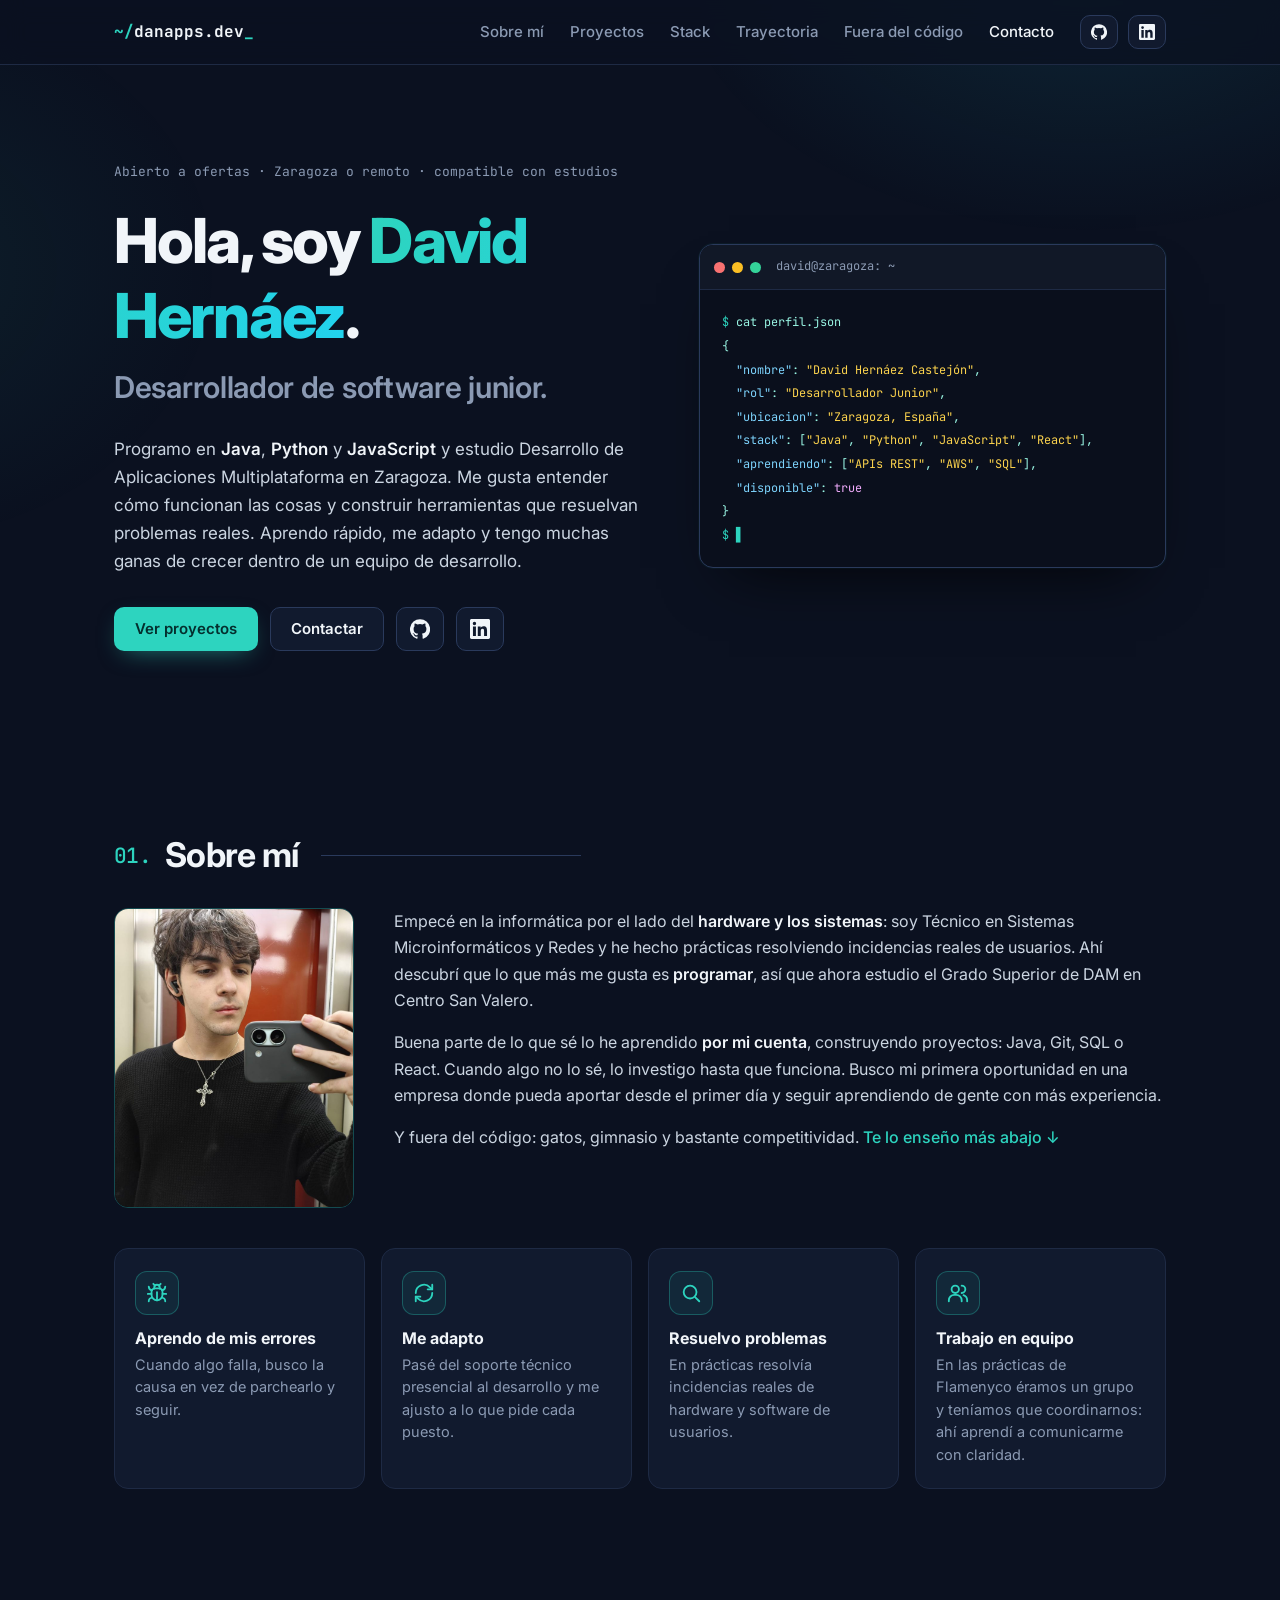
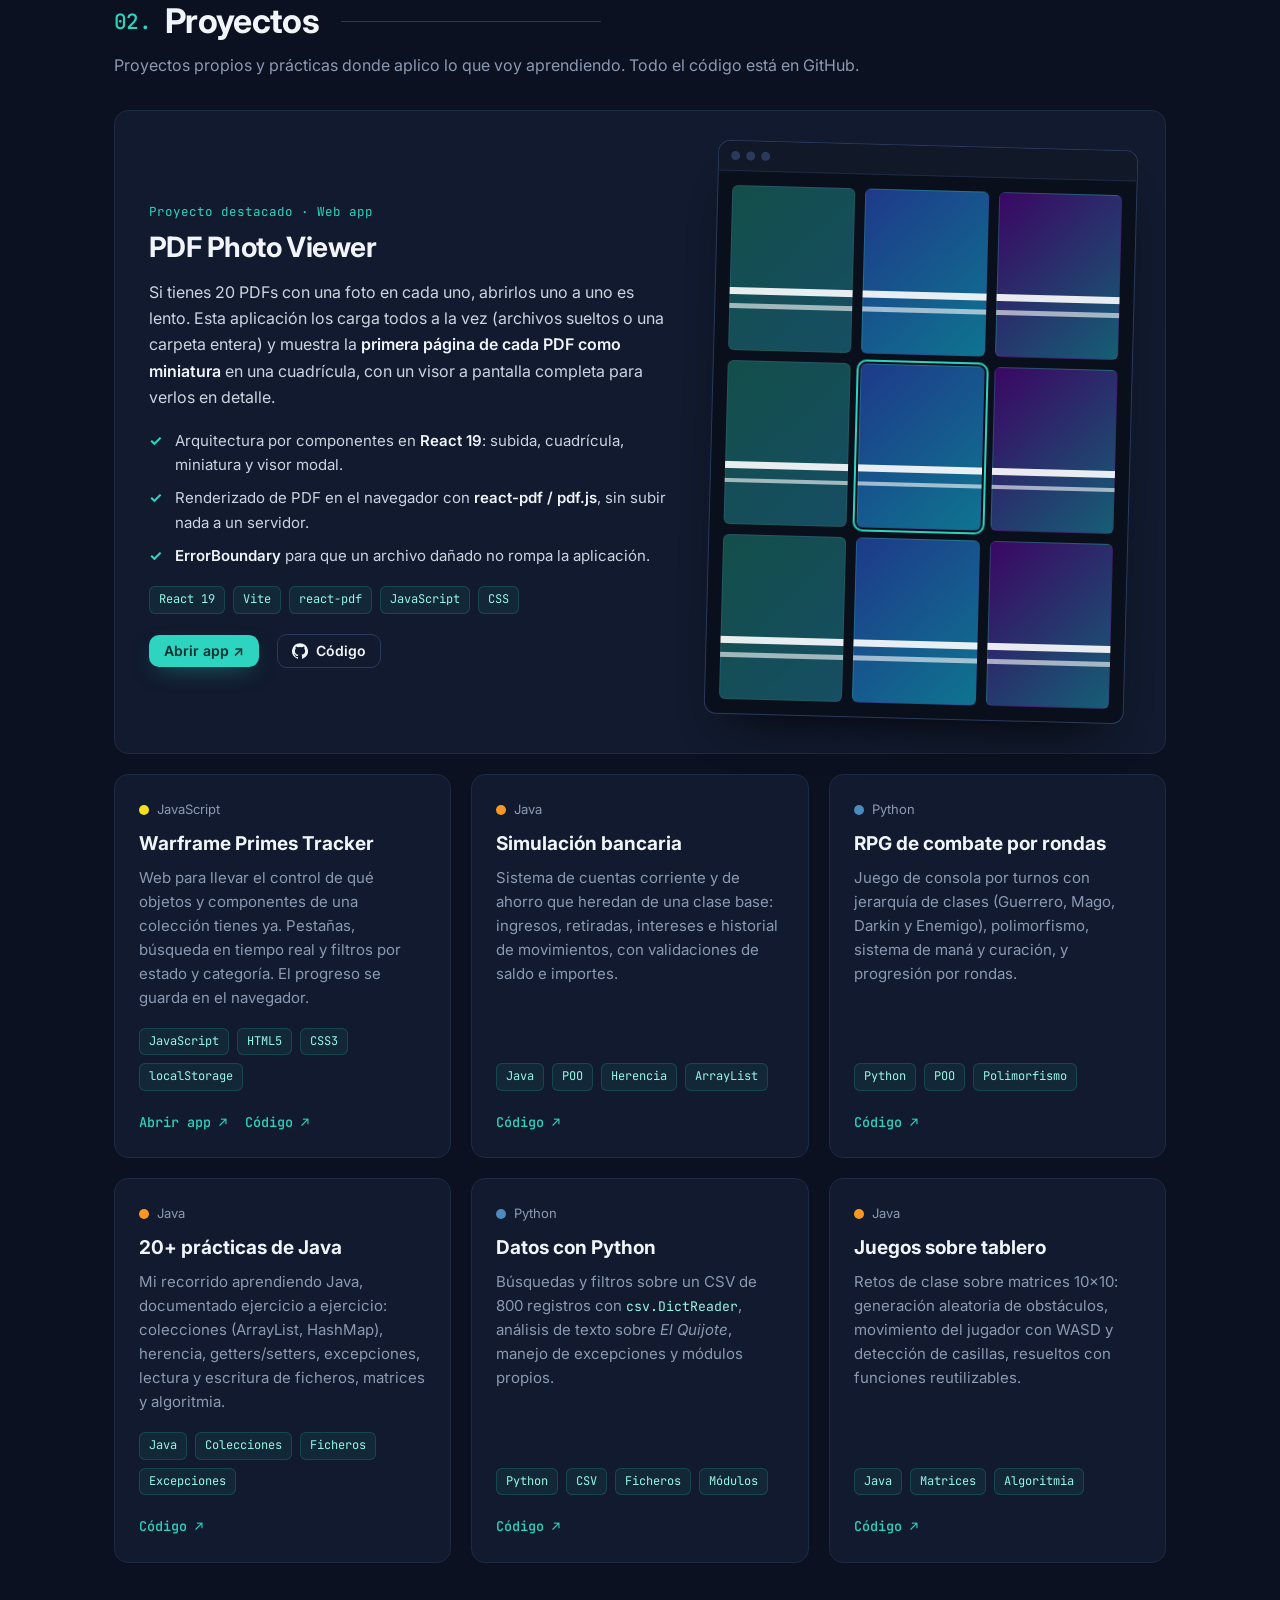
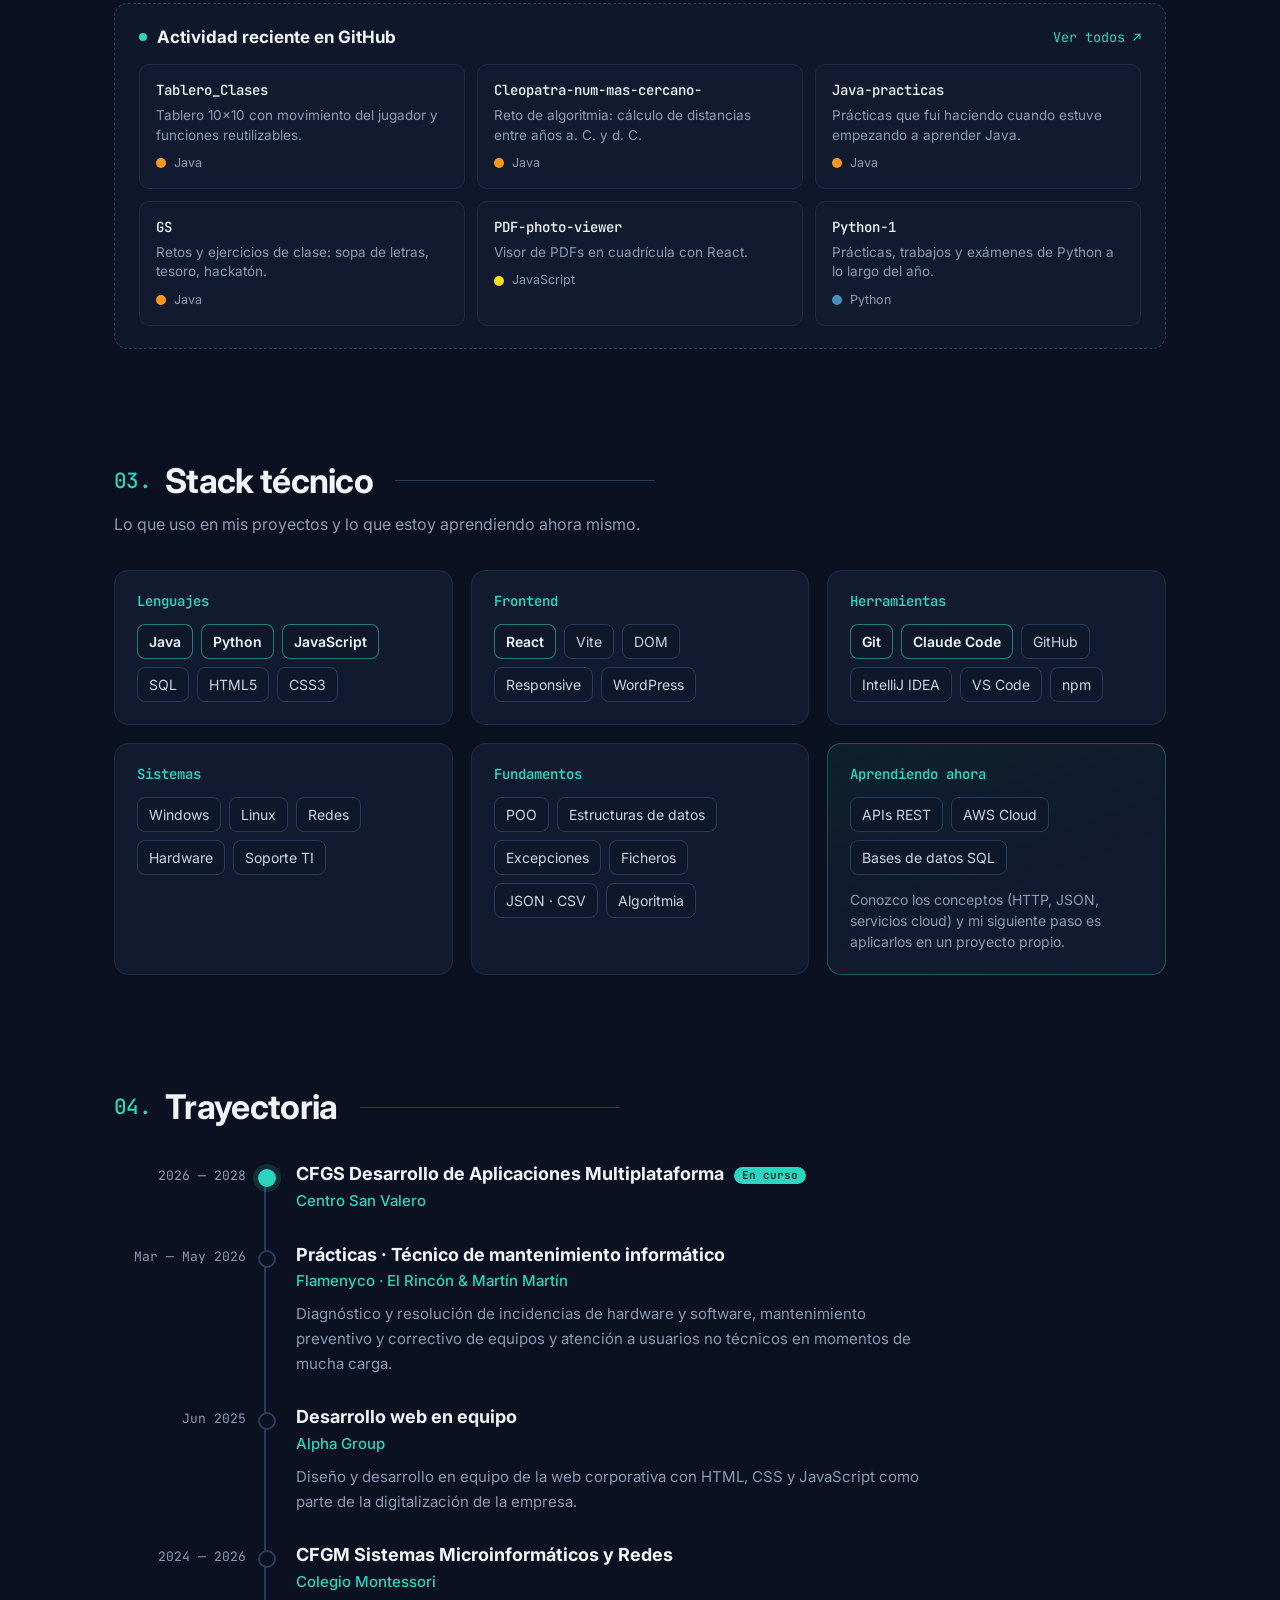
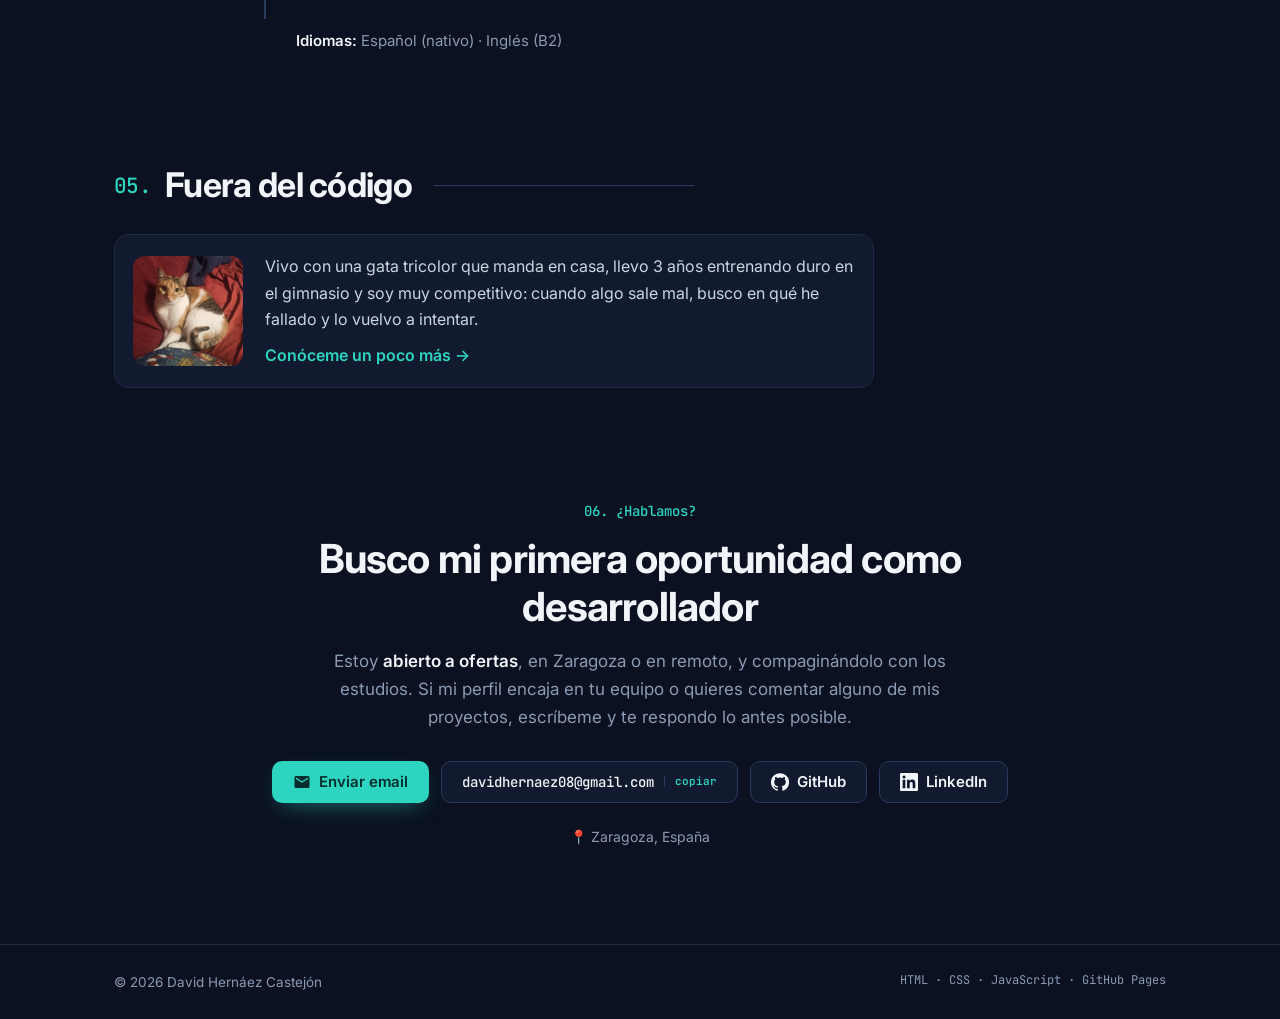
<file: index.html>
<!DOCTYPE html>
<!-- script.js quita "no-js"; si no hay JS el CSS enseña todo sin animaciones -->
<html lang="es" class="no-js">
<head>
  <meta charset="UTF-8">
  <meta name="viewport" content="width=device-width, initial-scale=1.0">
  <title>David Hernáez · Desarrollador de software junior en Zaragoza</title>
  <meta name="description" content="Portfolio de David Hernáez Castejón, desarrollador de software junior en Zaragoza. Java, Python, JavaScript y React. Abierto a ofertas en Zaragoza o en remoto.">
  <meta name="author" content="David Hernáez Castejón">
  <meta name="theme-color" content="#0b1120">
  <link rel="canonical" href="https://danapps.dev/">

  <!-- Lo que se ve al compartir el enlace (LinkedIn, WhatsApp, X...) -->
  <meta property="og:title" content="David Hernáez · Desarrollador de software junior">
  <meta property="og:description" content="Java · Python · JavaScript · React. Proyectos, stack y contacto. Zaragoza o remoto.">
  <meta property="og:type" content="profile">
  <meta property="og:url" content="https://danapps.dev/">
  <meta property="og:site_name" content="danapps.dev">
  <meta property="og:locale" content="es_ES">
  <meta property="og:image" content="https://danapps.dev/img/og-image.png">
  <meta property="og:image:width" content="1200">
  <meta property="og:image:height" content="630">
  <meta property="og:image:alt" content="Portada del portfolio de David Hernáez">
  <meta name="twitter:card" content="summary_large_image">

  <!-- Datos para Google: quién soy y mis perfiles -->
  <script type="application/ld+json">
  {
    "@context": "https://schema.org",
    "@type": "Person",
    "name": "David Hernáez Castejón",
    "url": "https://danapps.dev/",
    "image": "https://danapps.dev/img/david.jpg",
    "jobTitle": "Desarrollador de software junior",
    "address": {
      "@type": "PostalAddress",
      "addressLocality": "Zaragoza",
      "addressCountry": "ES"
    },
    "alumniOf": "Centro San Valero",
    "knowsAbout": ["Java", "Python", "JavaScript", "React", "SQL", "Git"],
    "knowsLanguage": ["es", "en"],
    "sameAs": [
      "https://github.com/DAN12590",
      "https://www.linkedin.com/in/david-hernaez/"
    ]
  }
  </script>

  <link rel="icon" href="favicon.svg" type="image/svg+xml">
  <link rel="preconnect" href="https://fonts.googleapis.com">
  <link rel="preconnect" href="https://fonts.gstatic.com" crossorigin>
  <link href="https://fonts.googleapis.com/css2?family=Inter:wght@400;500;600;700;800&family=JetBrains+Mono:wght@400;500;600&display=swap" rel="stylesheet">
  <!-- El ?v= obliga al navegador a descargar el CSS nuevo en vez de usar el de la caché; hay que cambiarlo al tocar el CSS -->
  <link rel="stylesheet" href="styles.css?v=5">
</head>
<body>
  <!-- Solo aparece al navegar con Tab -->
  <a class="skip-link" href="#main">Saltar al contenido</a>

  <!-- Navegación -->
  <header class="nav" id="top">
    <div class="wrap nav-inner">
      <a href="#top" class="logo" aria-label="Inicio"><span class="accent">~/</span>danapps.dev<span class="caret">_</span></a>

      <!-- Solo se ve en móvil -->
      <button class="menu-btn" type="button" aria-label="Abrir menú" aria-expanded="false" aria-controls="menu">
        <span></span><span></span><span></span>
      </button>

      <nav id="menu" class="menu">
        <a class="menu-link" href="#sobre-mi">Sobre mí</a>
        <a class="menu-link" href="#proyectos">Proyectos</a>
        <a class="menu-link" href="#stack">Stack</a>
        <a class="menu-link" href="#trayectoria">Trayectoria</a>
        <a class="menu-link" href="#fuera-del-codigo">Fuera del código</a>
        <a class="menu-link" href="#contacto">Contacto</a>
        <!-- En escritorio solo se ve el icono; en el menú desplegable también el texto -->
        <a class="btn btn-ghost btn-sm nav-social" href="https://github.com/DAN12590" target="_blank" rel="noopener" aria-label="GitHub" title="GitHub">
          <svg class="icon" viewBox="0 0 24 24" aria-hidden="true"><use href="#icon-github"/></svg><span class="nav-social-label">GitHub</span>
        </a>
        <a class="btn btn-ghost btn-sm nav-social" href="https://www.linkedin.com/in/david-hernaez/" target="_blank" rel="noopener" aria-label="LinkedIn" title="LinkedIn">
          <svg class="icon" viewBox="0 0 24 24" aria-hidden="true"><use href="#icon-linkedin"/></svg><span class="nav-social-label">LinkedIn</span>
        </a>
      </nav>
    </div>
  </header>

  <main id="main">
    <!-- Hero -->
    <section class="hero wrap">
      <div>
        <p class="status">Abierto a ofertas · Zaragoza o remoto · compatible con estudios</p>
        <h1>Hola, soy <span class="gradient-text">David Hernáez</span>.</h1>
        <p class="hero-role">Desarrollador de software junior.</p>
        <p class="hero-bio">
          Programo en <strong>Java</strong>, <strong>Python</strong> y <strong>JavaScript</strong> y estudio
          Desarrollo de Aplicaciones Multiplataforma en Zaragoza. Me gusta entender cómo funcionan las cosas y
          construir herramientas que resuelvan problemas reales. Aprendo rápido, me adapto y tengo muchas ganas
          de crecer dentro de un equipo de desarrollo.
        </p>
        <div class="hero-actions">
          <a class="btn btn-primary" href="#proyectos">Ver proyectos</a>
          <a class="btn btn-ghost" href="#contacto">Contactar</a>
          <!-- Solo icono para que quepan los 4 botones en una fila; el aria-label es lo que lee un lector de pantalla -->
          <a class="btn btn-ghost btn-icon" href="https://github.com/DAN12590" target="_blank" rel="noopener" aria-label="GitHub" title="GitHub">
            <svg class="icon" viewBox="0 0 24 24" aria-hidden="true"><use href="#icon-github"/></svg>
          </a>
          <a class="btn btn-ghost btn-icon" href="https://www.linkedin.com/in/david-hernaez/" target="_blank" rel="noopener" aria-label="LinkedIn" title="LinkedIn">
            <svg class="icon" viewBox="0 0 24 24" aria-hidden="true"><use href="#icon-linkedin"/></svg>
          </a>
        </div>
      </div>

      <!-- Terminal decorativa, los tok-* le dan color al JSON -->
      <div class="terminal" aria-label="Perfil en formato terminal">
        <div class="terminal-bar">
          <span class="terminal-dot red"></span>
          <span class="terminal-dot yellow"></span>
          <span class="terminal-dot green"></span>
          <span class="terminal-title">david@zaragoza: ~</span>
        </div>
        <pre class="terminal-body"><code><span class="tok-prompt">$</span> cat perfil.json
{
  <span class="tok-key">"nombre"</span>: <span class="tok-string">"David Hernáez Castejón"</span>,
  <span class="tok-key">"rol"</span>: <span class="tok-string">"Desarrollador Junior"</span>,
  <span class="tok-key">"ubicacion"</span>: <span class="tok-string">"Zaragoza, España"</span>,
  <span class="tok-key">"stack"</span>: [<span class="tok-string">"Java"</span>, <span class="tok-string">"Python"</span>, <span class="tok-string">"JavaScript"</span>, <span class="tok-string">"React"</span>],
  <span class="tok-key">"aprendiendo"</span>: [<span class="tok-string">"APIs REST"</span>, <span class="tok-string">"AWS"</span>, <span class="tok-string">"SQL"</span>],
  <span class="tok-key">"disponible"</span>: <span class="tok-bool">true</span>
}
<span class="tok-prompt">$</span> <span class="cursor">▋</span></code></pre>
      </div>
    </section>

    <!-- Sobre mí -->
    <section id="sobre-mi" class="section wrap reveal">
      <h2 class="section-title"><span class="section-num">01.</span> Sobre mí</h2>
      <div class="about">
        <div class="about-photo">
          <img src="img/david.jpg" alt="Foto de David Hernáez, desarrollador de software junior" width="800" height="1000">
        </div>
        <div class="about-text">
          <p>
            Empecé en la informática por el lado del <strong>hardware y los sistemas</strong>: soy Técnico en
            Sistemas Microinformáticos y Redes y he hecho prácticas resolviendo incidencias reales de usuarios.
            Ahí descubrí que lo que más me gusta es <strong>programar</strong>, así que ahora estudio el Grado
            Superior de DAM en Centro San Valero.
          </p>
          <p>
            Buena parte de lo que sé lo he aprendido <strong>por mi cuenta</strong>, construyendo proyectos:
            Java, Git, SQL o React. Cuando algo no lo sé, lo investigo hasta que funciona. Busco mi primera
            oportunidad en una empresa donde pueda aportar desde el primer día y seguir aprendiendo de gente
            con más experiencia.
          </p>
          <p class="about-more">
            Y fuera del código: gatos, gimnasio y bastante competitividad. <a href="#fuera-del-codigo">Te lo enseño más abajo ↓</a>
          </p>
        </div>
      </div>

      <!-- Soft skills, cada una con un ejemplo real en vez de solo el adjetivo -->
      <ul class="skills">
        <li class="skill">
          <span class="skill-icon" aria-hidden="true"><svg class="icon" viewBox="0 0 24 24"><use href="#icon-bug"/></svg></span>
          <h3 class="skill-title">Aprendo de mis errores</h3>
          <p class="skill-text">Cuando algo falla, busco la causa en vez de parchearlo y seguir.</p>
        </li>
        <li class="skill">
          <span class="skill-icon" aria-hidden="true"><svg class="icon" viewBox="0 0 24 24"><use href="#icon-refresh"/></svg></span>
          <h3 class="skill-title">Me adapto</h3>
          <p class="skill-text">Pasé del soporte técnico presencial al desarrollo y me ajusto a lo que pide cada puesto.</p>
        </li>
        <li class="skill">
          <span class="skill-icon" aria-hidden="true"><svg class="icon" viewBox="0 0 24 24"><use href="#icon-search"/></svg></span>
          <h3 class="skill-title">Resuelvo problemas</h3>
          <p class="skill-text">En prácticas resolvía incidencias reales de hardware y software de usuarios.</p>
        </li>
        <li class="skill">
          <span class="skill-icon" aria-hidden="true"><svg class="icon" viewBox="0 0 24 24"><use href="#icon-users"/></svg></span>
          <h3 class="skill-title">Trabajo en equipo</h3>
          <p class="skill-text">En las prácticas de Flamenyco éramos un grupo y teníamos que coordinarnos: ahí aprendí a comunicarme con claridad.</p>
        </li>
      </ul>
    </section>

    <!-- Proyectos -->
    <section id="proyectos" class="section wrap reveal">
      <h2 class="section-title"><span class="section-num">02.</span> Proyectos</h2>
      <p class="section-subtitle">Proyectos propios y prácticas donde aplico lo que voy aprendiendo. Todo el código está en GitHub.</p>

      <article class="project featured">
        <div>
          <span class="kicker">Proyecto destacado · Web app</span>
          <h3>PDF Photo Viewer</h3>
          <p>
            Si tienes 20 PDFs con una foto en cada uno, abrirlos uno a uno es lento. Esta aplicación los carga
            todos a la vez (archivos sueltos o una carpeta entera) y muestra la <strong>primera página de cada
            PDF como miniatura</strong> en una cuadrícula, con un visor a pantalla completa para verlos en detalle.
          </p>
          <ul class="checks">
            <li>Arquitectura por componentes en <strong>React 19</strong>: subida, cuadrícula, miniatura y visor modal.</li>
            <li>Renderizado de PDF en el navegador con <strong>react-pdf / pdf.js</strong>, sin subir nada a un servidor.</li>
            <li><strong>ErrorBoundary</strong> para que un archivo dañado no rompa la aplicación.</li>
          </ul>
          <div class="tags"><span>React 19</span><span>Vite</span><span>react-pdf</span><span>JavaScript</span><span>CSS</span></div>
          <div class="links">
            <a class="btn btn-primary btn-sm" href="https://pdf-viewer.danapps.dev/" target="_blank" rel="noopener">Abrir app ↗</a>
            <a class="btn btn-ghost btn-sm" href="https://github.com/DAN12590/PDF-photo-viewer" target="_blank" rel="noopener">
              <svg class="icon" viewBox="0 0 24 24" aria-hidden="true"><use href="#icon-github"/></svg>Código
            </a>
          </div>
        </div>

        <!-- Maqueta hecha solo con CSS -->
        <div class="featured-visual" aria-hidden="true">
          <div class="mock-window">
            <div class="mock-bar"><span></span><span></span><span></span></div>
            <div class="mock-grid">
              <span></span><span></span><span></span>
              <span></span><span></span><span></span>
              <span></span><span></span><span></span>
            </div>
          </div>
        </div>
      </article>

      <div class="project-grid">
        <article class="project card">
          <div class="card-top"><span class="lang-dot js"></span>JavaScript</div>
          <h3>Warframe Primes Tracker</h3>
          <p>Web para llevar el control de qué objetos y componentes de una colección tienes ya. Pestañas, búsqueda en tiempo real y filtros por estado y categoría. El progreso se guarda en el navegador.</p>
          <div class="tags"><span>JavaScript</span><span>HTML5</span><span>CSS3</span><span>localStorage</span></div>
          <div class="links">
            <a href="https://warframe-checker.danapps.dev/" target="_blank" rel="noopener">Abrir app ↗</a>
            <a href="https://github.com/DAN12590/Warframe-Primes-checker" target="_blank" rel="noopener">Código ↗</a>
          </div>
        </article>

        <article class="project card">
          <div class="card-top"><span class="lang-dot java"></span>Java</div>
          <h3>Simulación bancaria</h3>
          <p>Sistema de cuentas corriente y de ahorro que heredan de una clase base: ingresos, retiradas, intereses e historial de movimientos, con validaciones de saldo e importes.</p>
          <div class="tags"><span>Java</span><span>POO</span><span>Herencia</span><span>ArrayList</span></div>
          <div class="links">
            <a href="https://github.com/DAN12590/Java-practicas/tree/main/src/ProyectoBanco" target="_blank" rel="noopener">Código ↗</a>
          </div>
        </article>

        <article class="project card">
          <div class="card-top"><span class="lang-dot py"></span>Python</div>
          <h3>RPG de combate por rondas</h3>
          <p>Juego de consola por turnos con jerarquía de clases (Guerrero, Mago, Darkin y Enemigo), polimorfismo, sistema de maná y curación, y progresión por rondas.</p>
          <div class="tags"><span>Python</span><span>POO</span><span>Polimorfismo</span></div>
          <div class="links">
            <a href="https://github.com/DAN12590/Python-1/tree/main/Taller2" target="_blank" rel="noopener">Código ↗</a>
          </div>
        </article>

        <article class="project card">
          <div class="card-top"><span class="lang-dot java"></span>Java</div>
          <h3>20+ prácticas de Java</h3>
          <p>Mi recorrido aprendiendo Java, documentado ejercicio a ejercicio: colecciones (ArrayList, HashMap), herencia, getters/setters, excepciones, lectura y escritura de ficheros, matrices y algoritmia.</p>
          <div class="tags"><span>Java</span><span>Colecciones</span><span>Ficheros</span><span>Excepciones</span></div>
          <div class="links">
            <a href="https://github.com/DAN12590/Java-practicas" target="_blank" rel="noopener">Código ↗</a>
          </div>
        </article>

        <article class="project card">
          <div class="card-top"><span class="lang-dot py"></span>Python</div>
          <h3>Datos con Python</h3>
          <p>Búsquedas y filtros sobre un CSV de 800 registros con <code>csv.DictReader</code>, análisis de texto sobre <em>El Quijote</em>, manejo de excepciones y módulos propios.</p>
          <div class="tags"><span>Python</span><span>CSV</span><span>Ficheros</span><span>Módulos</span></div>
          <div class="links">
            <a href="https://github.com/DAN12590/Python-1" target="_blank" rel="noopener">Código ↗</a>
          </div>
        </article>

        <article class="project card">
          <div class="card-top"><span class="lang-dot java"></span>Java</div>
          <h3>Juegos sobre tablero</h3>
          <p>Retos de clase sobre matrices 10×10: generación aleatoria de obstáculos, movimiento del jugador con WASD y detección de casillas, resueltos con funciones reutilizables.</p>
          <div class="tags"><span>Java</span><span>Matrices</span><span>Algoritmia</span></div>
          <div class="links">
            <a href="https://github.com/DAN12590/java-mision-03-rescate-David-Hernaez" target="_blank" rel="noopener">Código ↗</a>
          </div>
        </article>
      </div>

      <!-- Se rellena desde script.js con la API de GitHub, los skeleton son de carga -->
      <div class="github-activity">
        <div class="github-activity-head">
          <h3><span class="pulse-dot"></span>Actividad reciente en GitHub</h3>
          <a href="https://github.com/DAN12590?tab=repositories" target="_blank" rel="noopener">Ver todos ↗</a>
        </div>
        <ul id="repo-list" class="repo-list" aria-live="polite">
          <li class="skeleton"></li><li class="skeleton"></li><li class="skeleton"></li>
        </ul>
      </div>
    </section>

    <!-- Stack -->
    <section id="stack" class="section wrap reveal">
      <h2 class="section-title"><span class="section-num">03.</span> Stack técnico</h2>
      <p class="section-subtitle">Lo que uso en mis proyectos y lo que estoy aprendiendo ahora mismo.</p>
      <div class="stack-grid">
        <div class="stack-card">
          <h3>Lenguajes</h3>
          <div class="chips"><span class="is-main">Java</span><span class="is-main">Python</span><span class="is-main">JavaScript</span><span>SQL</span><span>HTML5</span><span>CSS3</span></div>
        </div>
        <div class="stack-card">
          <h3>Frontend</h3>
          <div class="chips"><span class="is-main">React</span><span>Vite</span><span>DOM</span><span>Responsive</span><span>WordPress</span></div>
        </div>
        <div class="stack-card">
          <h3>Herramientas</h3>
          <div class="chips"><span class="is-main">Git</span><span class="is-main">Claude Code</span><span>GitHub</span><span>IntelliJ IDEA</span><span>VS Code</span><span>npm</span></div>
        </div>
        <div class="stack-card">
          <h3>Sistemas</h3>
          <div class="chips"><span>Windows</span><span>Linux</span><span>Redes</span><span>Hardware</span><span>Soporte TI</span></div>
        </div>
        <div class="stack-card">
          <h3>Fundamentos</h3>
          <div class="chips"><span>POO</span><span>Estructuras de datos</span><span>Excepciones</span><span>Ficheros</span><span>JSON · CSV</span><span>Algoritmia</span></div>
        </div>
        <div class="stack-card learning">
          <h3>Aprendiendo ahora</h3>
          <div class="chips"><span>APIs REST</span><span>AWS Cloud</span><span>Bases de datos SQL</span></div>
          <p class="learning-note">Conozco los conceptos (HTTP, JSON, servicios cloud) y mi siguiente paso es aplicarlos en un proyecto propio.</p>
        </div>
      </div>
    </section>

    <!-- Trayectoria -->
    <section id="trayectoria" class="section wrap reveal">
      <h2 class="section-title"><span class="section-num">04.</span> Trayectoria</h2>
      <ol class="timeline">
        <li class="is-current">
          <span class="timeline-date">2026 — 2028</span>
          <div>
            <h3>CFGS Desarrollo de Aplicaciones Multiplataforma <span class="pill">En curso</span></h3>
            <p class="timeline-org">Centro San Valero</p>
          </div>
        </li>
        <li>
          <span class="timeline-date">Mar — May 2026</span>
          <div>
            <h3>Prácticas · Técnico de mantenimiento informático</h3>
            <p class="timeline-org">Flamenyco · El Rincón &amp; Martín Martín</p>
            <p class="timeline-desc">Diagnóstico y resolución de incidencias de hardware y software, mantenimiento preventivo y correctivo de equipos y atención a usuarios no técnicos en momentos de mucha carga.</p>
          </div>
        </li>
        <li>
          <span class="timeline-date">Jun 2025</span>
          <div>
            <h3>Desarrollo web en equipo</h3>
            <p class="timeline-org">Alpha Group</p>
            <p class="timeline-desc">Diseño y desarrollo en equipo de la web corporativa con HTML, CSS y JavaScript como parte de la digitalización de la empresa.</p>
          </div>
        </li>
        <li>
          <span class="timeline-date">2024 — 2026</span>
          <div>
            <h3>CFGM Sistemas Microinformáticos y Redes</h3>
            <p class="timeline-org">Colegio Montessori</p>
          </div>
        </li>
      </ol>
      <p class="languages"><strong>Idiomas:</strong> Español (nativo) · Inglés (B2)</p>
    </section>

    <!-- Fuera del código -->
    <section id="fuera-del-codigo" class="section wrap reveal">
      <h2 class="section-title"><span class="section-num">05.</span> Fuera del código</h2>
      <a class="teaser" href="fuera-del-codigo.html">
        <img src="img/gata.webp" alt="Mi gata tricolor en el sofá" width="600" height="800" loading="lazy">
        <div>
          <p>
            Vivo con una gata tricolor que manda en casa, llevo 3 años entrenando duro en el gimnasio y soy
            muy competitivo: cuando algo sale mal, busco en qué he fallado y lo vuelvo a intentar.
          </p>
          <span class="teaser-link">Conóceme un poco más →</span>
        </div>
      </a>
    </section>

    <!-- Contacto -->
    <section id="contacto" class="section wrap contact reveal">
      <p class="section-num">06. ¿Hablamos?</p>
      <h2>Busco mi primera oportunidad como desarrollador</h2>
      <p class="contact-text">
        Estoy <strong>abierto a ofertas</strong>, en Zaragoza o en remoto, y compaginándolo con los estudios. Si mi perfil encaja en tu equipo o
        quieres comentar alguno de mis proyectos, escríbeme y te respondo lo antes posible.
      </p>
      <div class="contact-actions">
        <a class="btn btn-primary" href="mailto:davidhernaez08@gmail.com">
          <svg class="icon" viewBox="0 0 24 24" aria-hidden="true"><use href="#icon-mail"/></svg>Enviar email
        </a>
        <button class="btn btn-ghost copy-email" id="copy-email" type="button" data-email="davidhernaez08@gmail.com">
          <span class="copy-email-address">davidhernaez08@gmail.com</span>
          <small class="copy-email-hint">copiar</small>
        </button>
        <a class="btn btn-ghost" href="https://github.com/DAN12590" target="_blank" rel="noopener">
          <svg class="icon" viewBox="0 0 24 24" aria-hidden="true"><use href="#icon-github"/></svg>GitHub
        </a>
        <a class="btn btn-ghost" href="https://www.linkedin.com/in/david-hernaez/" target="_blank" rel="noopener">
          <svg class="icon" viewBox="0 0 24 24" aria-hidden="true"><use href="#icon-linkedin"/></svg>LinkedIn
        </a>
      </div>
      <p class="contact-location">📍 Zaragoza, España</p>
    </section>
  </main>

  <footer class="footer">
    <div class="wrap">
      <span>© <span id="year">2026</span> David Hernáez Castejón</span>
      <span class="mono">HTML · CSS · JavaScript · GitHub Pages</span>
    </div>
  </footer>

  <!-- Iconos, se reutilizan con <use href="#icon-..."> -->
  <svg class="svg-sprite" aria-hidden="true">
    <symbol id="icon-github" viewBox="0 0 24 24"><path fill="currentColor" d="M12 .3a12 12 0 0 0-3.8 23.4c.6.1.8-.3.8-.6v-2c-3.3.7-4-1.6-4-1.6-.6-1.4-1.4-1.8-1.4-1.8-1-.7.1-.7.1-.7 1.2.1 1.8 1.2 1.8 1.2 1 1.8 2.8 1.3 3.5 1 .1-.8.4-1.3.8-1.6-2.7-.3-5.5-1.3-5.5-6 0-1.2.5-2.3 1.3-3.1-.2-.4-.6-1.6.1-3.2 0 0 1-.3 3.3 1.2a11.5 11.5 0 0 1 6 0c2.3-1.5 3.3-1.2 3.3-1.2.6 1.6.2 2.8.1 3.2.8.8 1.3 1.9 1.3 3.2 0 4.6-2.8 5.6-5.5 5.9.5.4.9 1.1.9 2.2v3.3c0 .3.1.7.8.6A12 12 0 0 0 12 .3"/></symbol>
    <symbol id="icon-linkedin" viewBox="0 0 24 24"><path fill="currentColor" d="M20.45 20.45h-3.55v-5.57c0-1.33-.03-3.04-1.85-3.04-1.86 0-2.14 1.45-2.14 2.94v5.67H9.35V9h3.41v1.56h.05c.48-.9 1.64-1.85 3.37-1.85 3.6 0 4.27 2.37 4.27 5.46v6.28zM5.34 7.43a2.06 2.06 0 1 1 0-4.12 2.06 2.06 0 0 1 0 4.12zM7.12 20.45H3.56V9h3.56v11.45zM22.22 0H1.77C.79 0 0 .77 0 1.73v20.54C0 23.23.79 24 1.77 24h20.45c.98 0 1.78-.77 1.78-1.73V1.73C24 .77 23.2 0 22.22 0z"/></symbol>
    <symbol id="icon-mail" viewBox="0 0 24 24"><path fill="currentColor" d="M20 4H4a2 2 0 0 0-2 2v12a2 2 0 0 0 2 2h16a2 2 0 0 0 2-2V6a2 2 0 0 0-2-2zm0 4-8 5-8-5V6l8 5 8-5z"/></symbol>
    <!-- Iconos de línea para las soft skills -->
    <symbol id="icon-bug" viewBox="0 0 24 24"><g fill="none" stroke="currentColor" stroke-width="2" stroke-linecap="round" stroke-linejoin="round"><path d="m8 2 1.9 1.9"/><path d="M14.1 3.9 16 2"/><path d="M9 7.1V6a3 3 0 1 1 6 0v1.1"/><path d="M12 20c-3.3 0-6-2.7-6-6v-3a4 4 0 0 1 4-4h4a4 4 0 0 1 4 4v3c0 3.3-2.7 6-6 6z"/><path d="M12 20v-9"/><path d="M6 13H2"/><path d="M22 13h-4"/><path d="M3 21c0-2.1 1.7-3.9 3.8-4"/><path d="M21 21c0-2.1-1.7-3.9-3.8-4"/><path d="M3 5c0 2.1 1.6 3.8 3.6 4"/><path d="M21 5c0 2.1-1.6 3.8-3.6 4"/></g></symbol>
    <symbol id="icon-refresh" viewBox="0 0 24 24"><g fill="none" stroke="currentColor" stroke-width="2" stroke-linecap="round" stroke-linejoin="round"><path d="M3 12a9 9 0 0 1 15.5-6.2L21 8"/><path d="M21 3v5h-5"/><path d="M21 12a9 9 0 0 1-15.5 6.2L3 16"/><path d="M3 21v-5h5"/></g></symbol>
    <symbol id="icon-search" viewBox="0 0 24 24"><g fill="none" stroke="currentColor" stroke-width="2" stroke-linecap="round" stroke-linejoin="round"><circle cx="11" cy="11" r="7"/><path d="m21 21-4.3-4.3"/></g></symbol>
    <symbol id="icon-users" viewBox="0 0 24 24"><g fill="none" stroke="currentColor" stroke-width="2" stroke-linecap="round" stroke-linejoin="round"><circle cx="9" cy="8" r="4"/><path d="M2 21v-1a6 6 0 0 1 6-6h2a6 6 0 0 1 6 6v1"/><path d="M16 4a4 4 0 0 1 0 8"/><path d="M22 21v-1a6 6 0 0 0-4-5.6"/></g></symbol>
  </svg>

  <script src="script.js?v=2" defer></script>
</body>
</html>
</file>
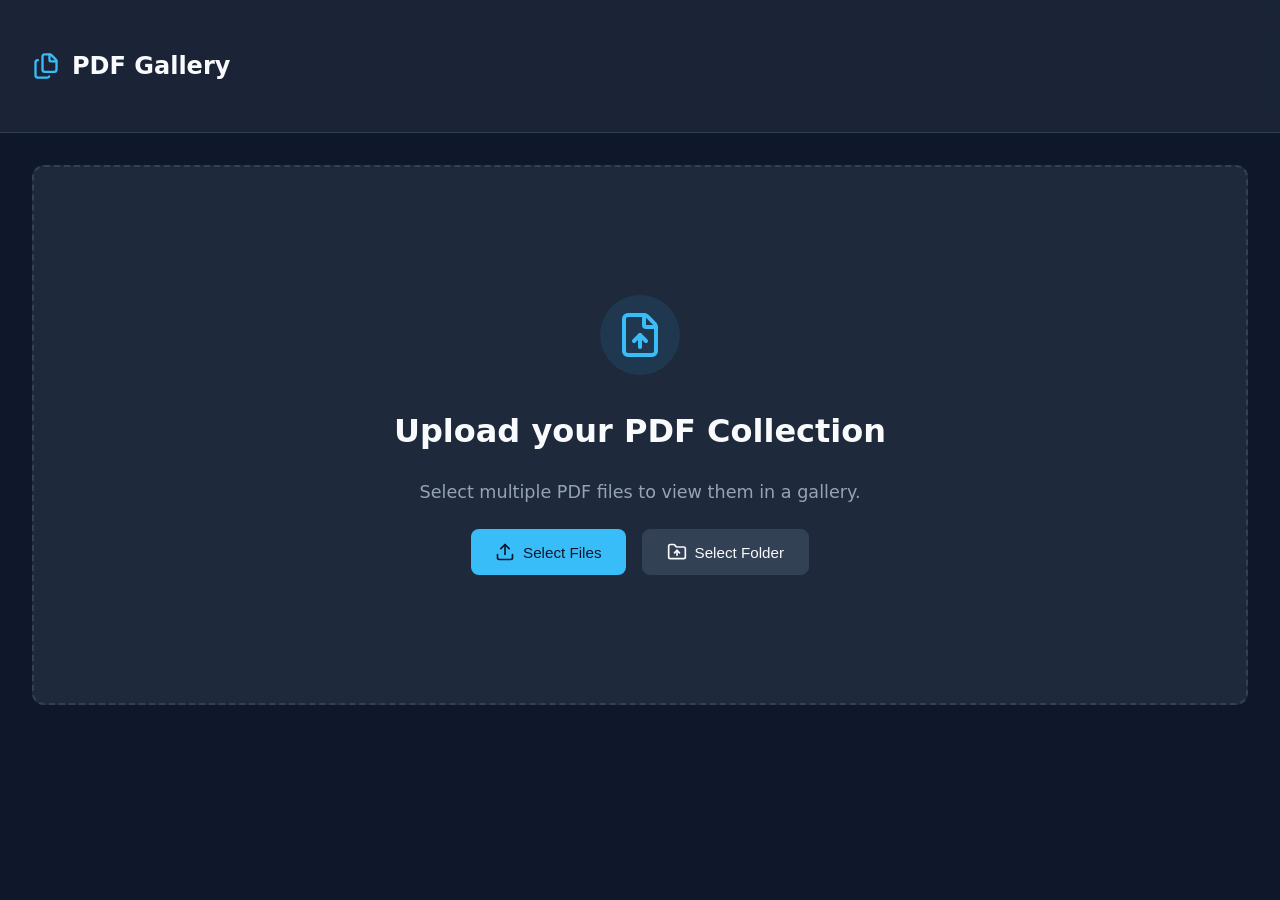
<file: portfolio/demos/pdf-viewer/index.html>
<!doctype html>
<html lang="en">
  <head>
    <meta charset="UTF-8" />
    <link rel="icon" type="image/svg+xml" href="./vite.svg" />
    <meta name="viewport" content="width=device-width, initial-scale=1.0" />
    <title>pdf-gallery-viewer</title>
    <script type="module" crossorigin src="./assets/index-EC53UInT.js"></script>
    <link rel="stylesheet" crossorigin href="./assets/index-BKnEMPkf.css">
  </head>
  <body>
    <div id="root"></div>
  </body>
</html>
</file>
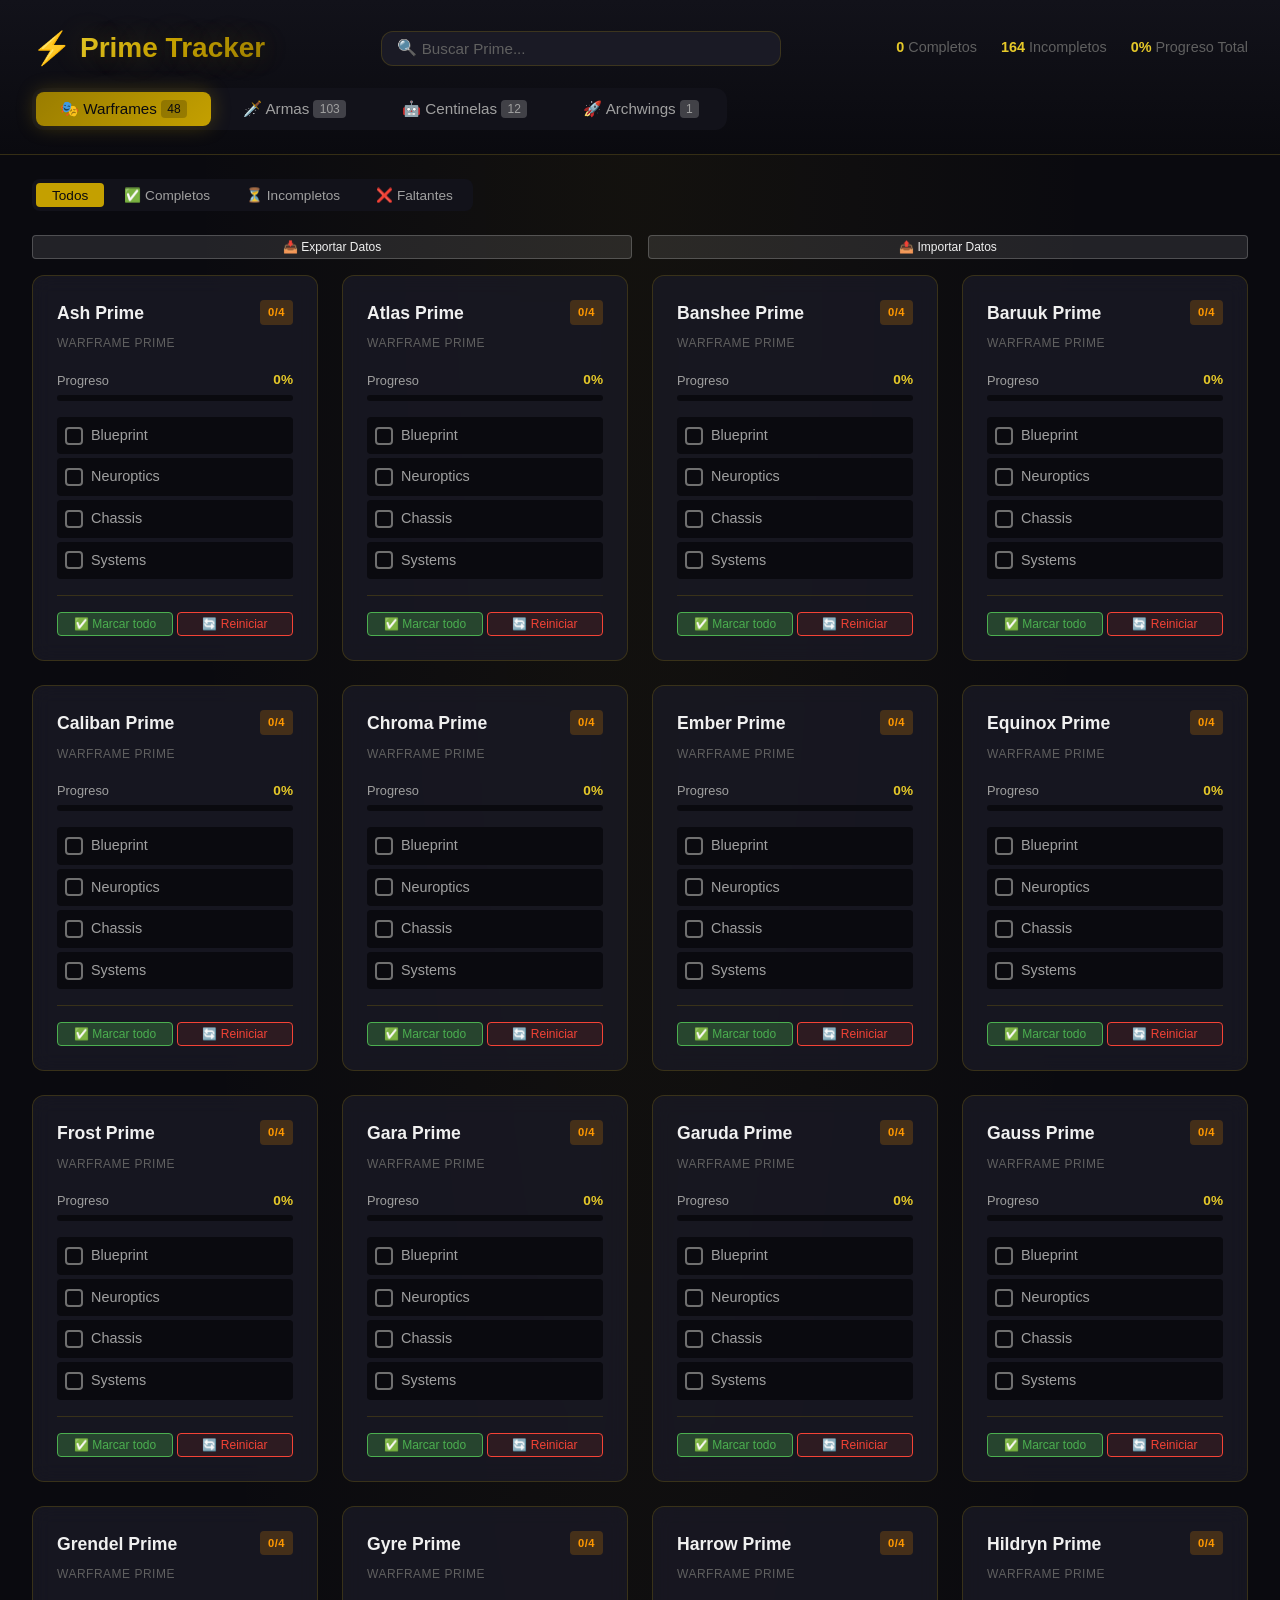
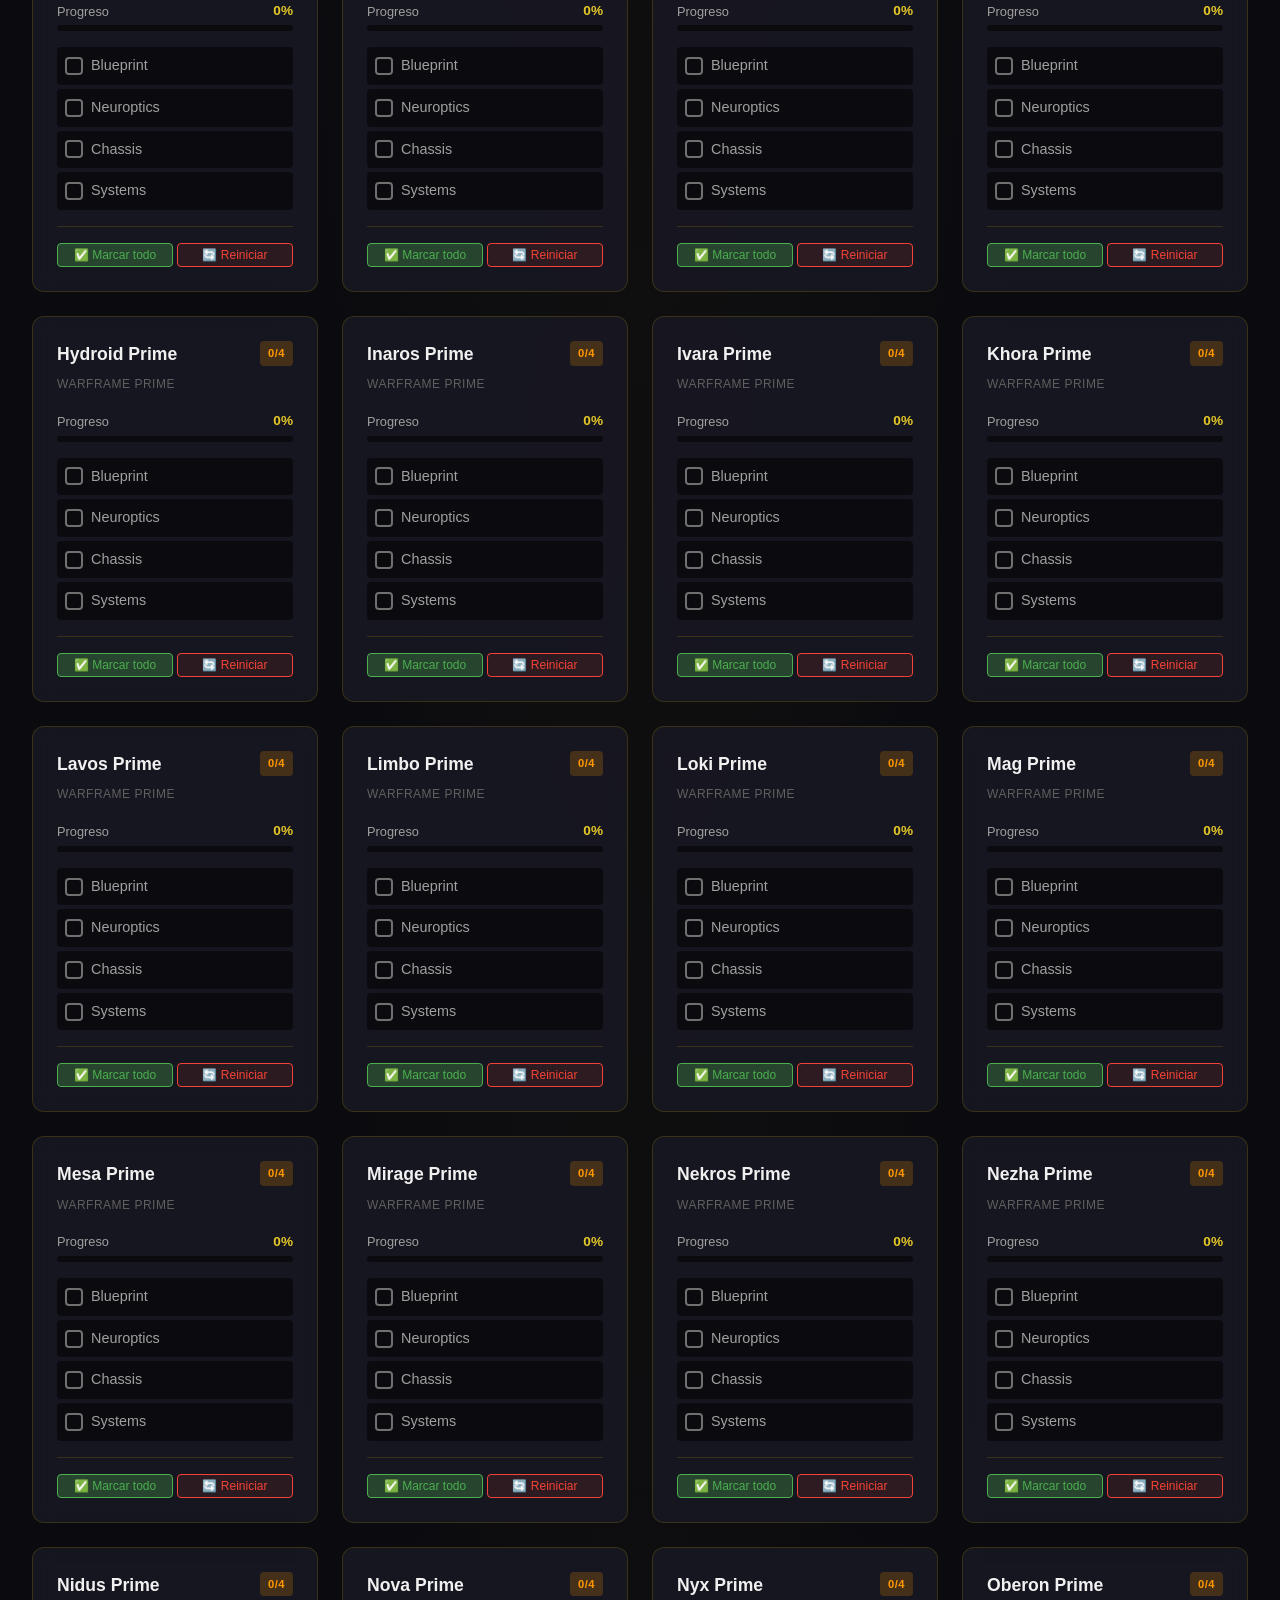
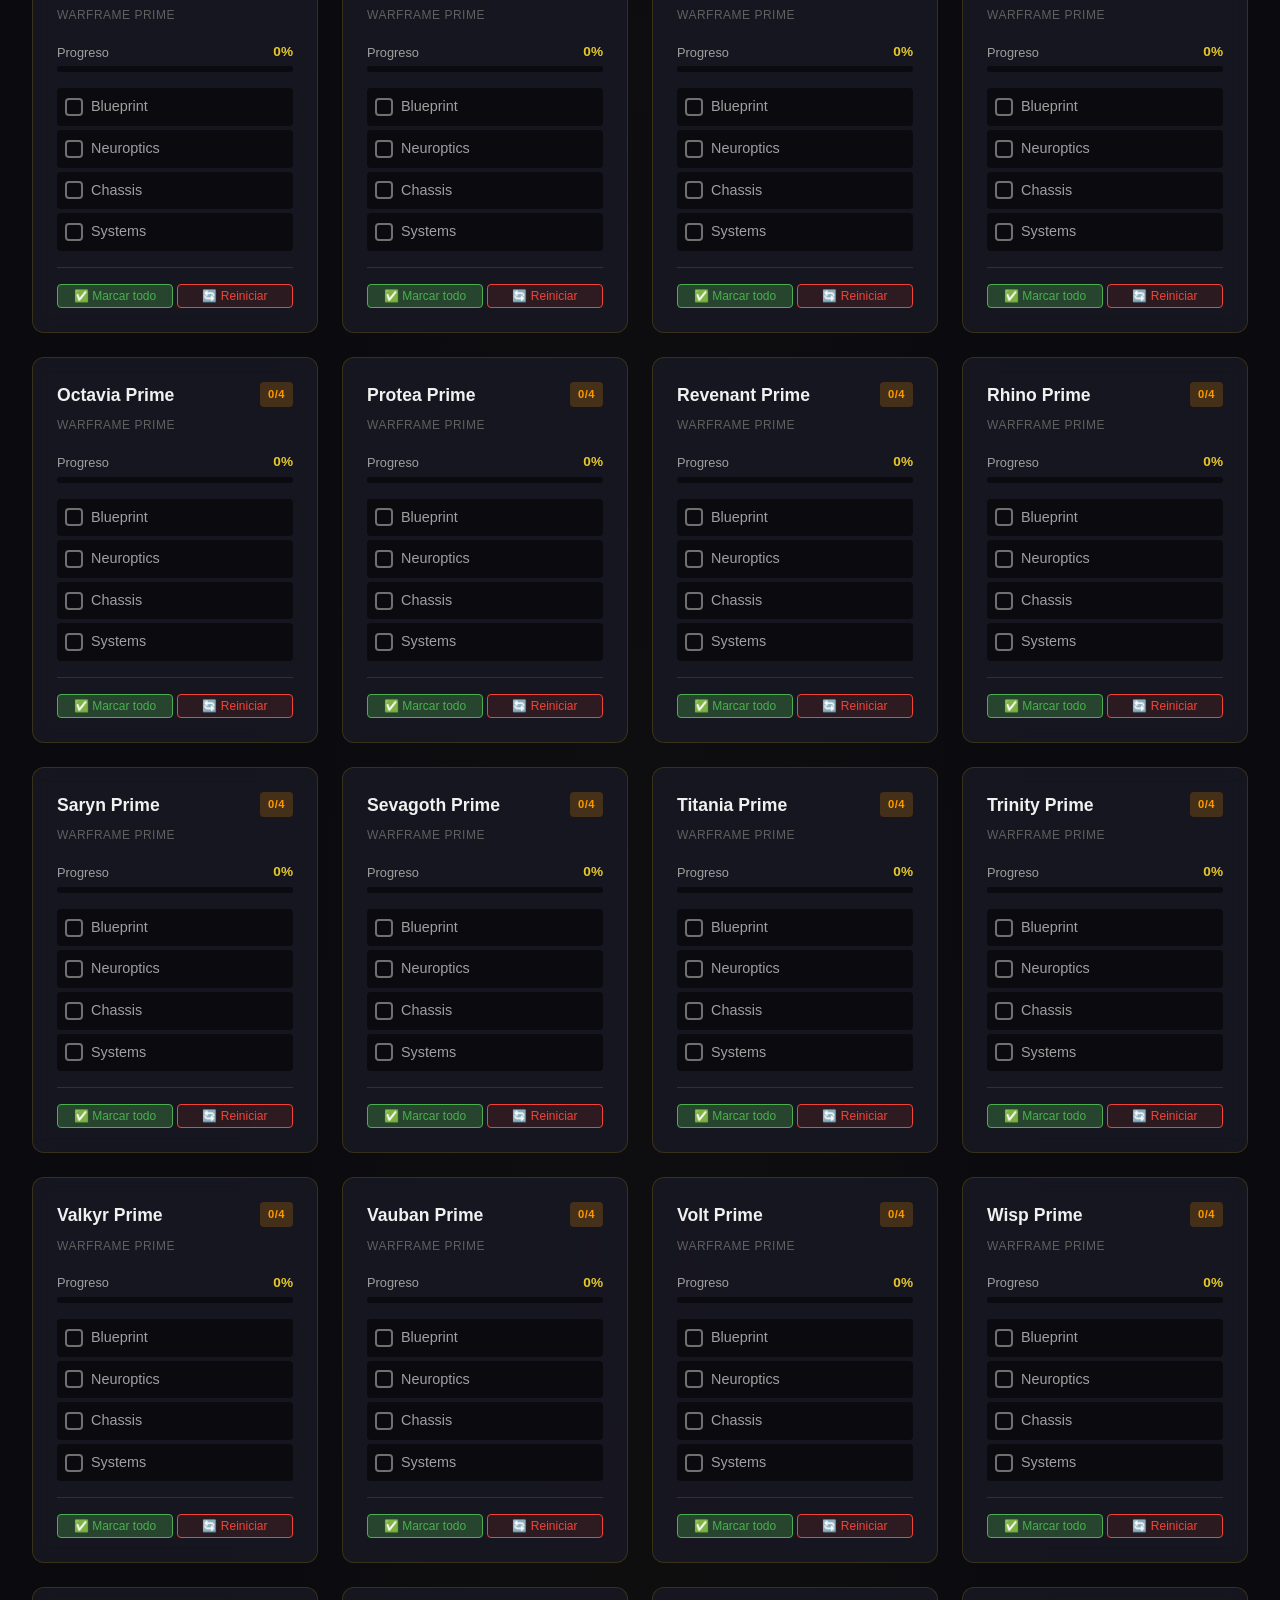
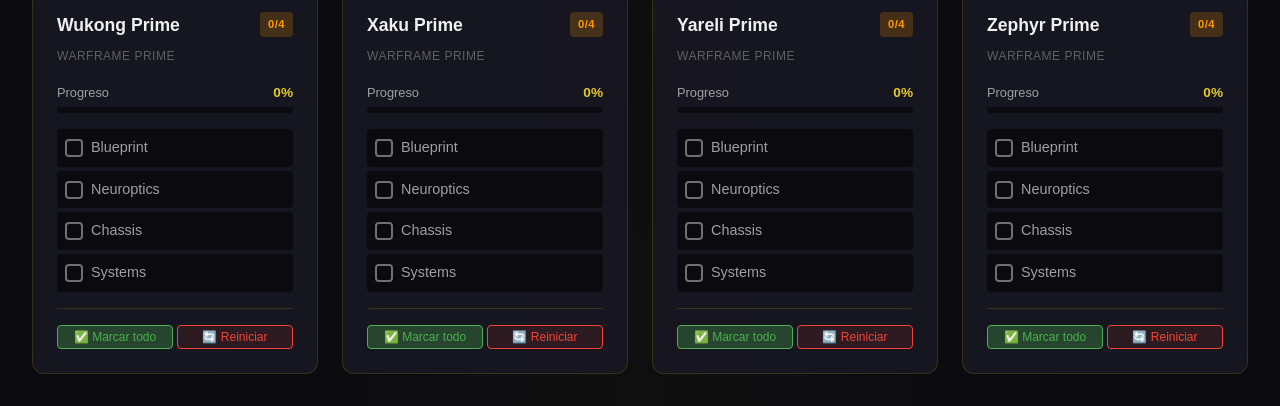
<file: portfolio/demos/warframe-tracker/index.html>
<!DOCTYPE html>
<html lang="es">

<head>
    <meta charset="UTF-8">
    <meta name="viewport" content="width=device-width, initial-scale=1.0">
    <title>Warframe Prime Tracker</title>
    <meta name="description"
        content="Gestiona tu colección de Warframes Prime y Armas Prime. Marca componentes, visualiza progreso y filtra por estado.">
    <link rel="stylesheet" href="styles.css">
</head>

<body>
    <!-- Header -->
    <header class="header">
        <div class="header-content">
            <div class="header-top">
                <div class="logo">
                    <span class="logo-icon">⚡</span>
                    <h1>Prime Tracker</h1>
                </div>

                <div class="search-container">
                    <span class="search-icon">🔍</span>
                    <input type="text" class="search-input" id="searchInput" placeholder="Buscar Prime..."
                        autocomplete="off">
                </div>

                <div class="stats-bar">
                    <div class="stat-item">
                        <span class="stat-value" id="totalComplete">0</span>
                        <span class="stat-label">Completos</span>
                    </div>
                    <div class="stat-item">
                        <span class="stat-value" id="totalIncomplete">0</span>
                        <span class="stat-label">Incompletos</span>
                    </div>
                    <div class="stat-item">
                        <span class="stat-value" id="totalProgress">0%</span>
                        <span class="stat-label">Progreso Total</span>
                    </div>
                </div>
            </div>

            <!-- Navigation Tabs -->
            <nav class="nav-tabs" id="navTabs">
                <button class="nav-tab active" data-tab="warframes">
                    🎭 Warframes
                    <span class="tab-count" id="warframeCount">0</span>
                </button>
                <button class="nav-tab" data-tab="weapons">
                    🗡️ Armas
                    <span class="tab-count" id="weaponCount">0</span>
                </button>
                <button class="nav-tab" data-tab="sentinels">
                    🤖 Centinelas
                    <span class="tab-count" id="sentinelCount">0</span>
                </button>
                <button class="nav-tab" data-tab="archwings">
                    🚀 Archwings
                    <span class="tab-count" id="archwingCount">0</span>
                </button>
            </nav>
        </div>
    </header>

    <!-- Filter Controls -->
    <section class="controls">
        <div class="filter-group" id="statusFilter">
            <button class="filter-btn active" data-filter="all">Todos</button>
            <button class="filter-btn" data-filter="complete">✅ Completos</button>
            <button class="filter-btn" data-filter="incomplete">⏳ Incompletos</button>
            <button class="filter-btn" data-filter="missing">❌ Faltantes</button>
        </div>

        <select class="category-select" id="categoryFilter">
            <option value="all">Todas las categorías</option>
        </select>
    </section>

    <!-- Data Management -->
    <section class="controls data-controls">
        <button class="action-btn secondary" id="exportBtn">📥 Exportar Datos</button>
        <button class="action-btn secondary" id="importBtn">📤 Importar Datos</button>
        <input type="file" id="importFile" accept=".json" style="display: none;">
    </section>

    <!-- Main Content -->
    <main class="main-content">
        <div class="items-grid" id="itemsGrid">
            <!-- Cards will be dynamically generated here -->
        </div>
    </main>

    <!-- Toast Container -->
    <div class="toast-container" id="toastContainer"></div>

    <!-- Scripts -->
    <script src="data.js"></script>
    <script src="app.js"></script>
</body>

</html>
</file>
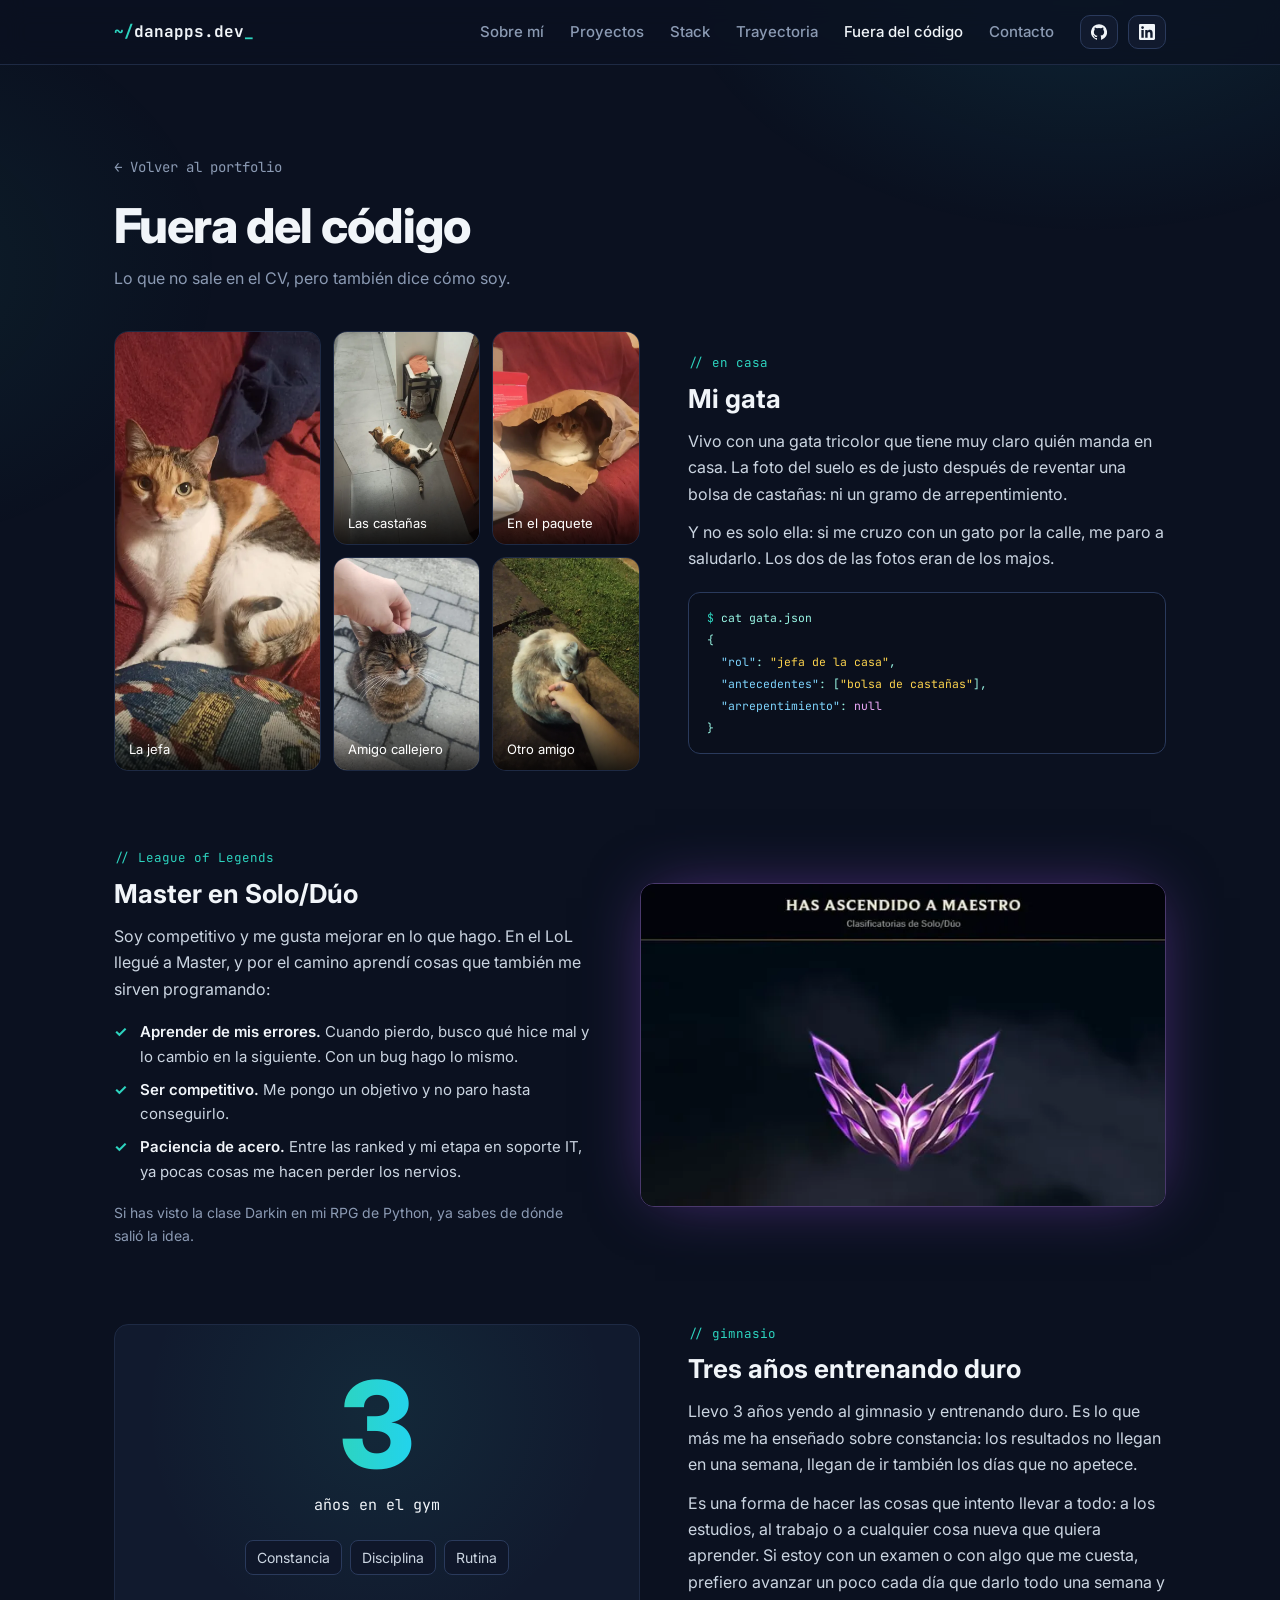
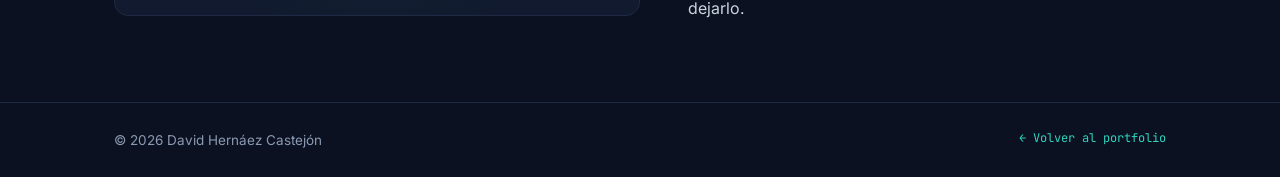
<file: fuera-del-codigo.html>
<!DOCTYPE html>
<html lang="es" class="no-js">
<head>
  <meta charset="UTF-8">
  <meta name="viewport" content="width=device-width, initial-scale=1.0">
  <title>Fuera del código · David Hernáez</title>
  <meta name="description" content="Lo que no sale en el CV de David Hernáez, desarrollador junior en Zaragoza: su gata, el League of Legends (Master en Solo/Dúo) y tres años de gimnasio.">
  <meta name="author" content="David Hernáez Castejón">
  <meta name="theme-color" content="#0b1120">
  <link rel="canonical" href="https://danapps.dev/fuera-del-codigo.html">

  <meta property="og:title" content="Fuera del código · David Hernáez">
  <meta property="og:description" content="Mi gata, el LoL y el gimnasio: lo que no sale en el CV.">
  <meta property="og:type" content="website">
  <meta property="og:url" content="https://danapps.dev/fuera-del-codigo.html">
  <meta property="og:site_name" content="danapps.dev">
  <meta property="og:locale" content="es_ES">
  <meta property="og:image" content="https://danapps.dev/img/og-image.png">
  <meta property="og:image:width" content="1200">
  <meta property="og:image:height" content="630">
  <meta property="og:image:alt" content="Portada del portfolio de David Hernáez">
  <meta name="twitter:card" content="summary_large_image">

  <link rel="icon" href="favicon.svg" type="image/svg+xml">
  <link rel="preconnect" href="https://fonts.googleapis.com">
  <link rel="preconnect" href="https://fonts.gstatic.com" crossorigin>
  <link href="https://fonts.googleapis.com/css2?family=Inter:wght@400;500;600;700;800&family=JetBrains+Mono:wght@400;500;600&display=swap" rel="stylesheet">
  <!-- El ?v= obliga al navegador a descargar el CSS nuevo en vez de usar el de la caché; hay que cambiarlo al tocar el CSS -->
  <link rel="stylesheet" href="styles.css?v=5">
</head>
<body>
  <a class="skip-link" href="#main">Saltar al contenido</a>

  <!-- Misma navegación que la portada, pero los enlaces vuelven a index.html -->
  <header class="nav" id="top">
    <div class="wrap nav-inner">
      <a href="index.html" class="logo" aria-label="Volver al portfolio"><span class="accent">~/</span>danapps.dev<span class="caret">_</span></a>

      <button class="menu-btn" type="button" aria-label="Abrir menú" aria-expanded="false" aria-controls="menu">
        <span></span><span></span><span></span>
      </button>

      <nav id="menu" class="menu">
        <a class="menu-link" href="index.html#sobre-mi">Sobre mí</a>
        <a class="menu-link" href="index.html#proyectos">Proyectos</a>
        <a class="menu-link" href="index.html#stack">Stack</a>
        <a class="menu-link" href="index.html#trayectoria">Trayectoria</a>
        <a class="menu-link active" href="fuera-del-codigo.html" aria-current="page">Fuera del código</a>
        <a class="menu-link" href="index.html#contacto">Contacto</a>
        <!-- En escritorio solo se ve el icono; en el menú desplegable también el texto -->
        <a class="btn btn-ghost btn-sm nav-social" href="https://github.com/DAN12590" target="_blank" rel="noopener" aria-label="GitHub" title="GitHub">
          <svg class="icon" viewBox="0 0 24 24" aria-hidden="true"><use href="#icon-github"/></svg><span class="nav-social-label">GitHub</span>
        </a>
        <a class="btn btn-ghost btn-sm nav-social" href="https://www.linkedin.com/in/david-hernaez/" target="_blank" rel="noopener" aria-label="LinkedIn" title="LinkedIn">
          <svg class="icon" viewBox="0 0 24 24" aria-hidden="true"><use href="#icon-linkedin"/></svg><span class="nav-social-label">LinkedIn</span>
        </a>
      </nav>
    </div>
  </header>

  <main id="main">
    <section class="section wrap page-section">
      <a class="back-link" href="index.html#fuera-del-codigo">← Volver al portfolio</a>
      <h1 class="page-title">Fuera del código</h1>
      <p class="section-subtitle">Lo que no sale en el CV, pero también dice cómo soy.</p>

      <!-- Bloque de la gata: collage a la izquierda, texto a la derecha -->
      <article class="hobby">
        <div class="hobby-media cat-collage">
          <figure class="cat-main">
            <img src="img/gata.webp" alt="Mi gata tricolor mirando a cámara en el sofá" width="600" height="800" loading="lazy">
            <figcaption>La jefa</figcaption>
          </figure>
          <figure class="cat-castanas">
            <img src="img/gata-castanas.webp" alt="Mi gata tumbada en el suelo junto a una bolsa de castañas rota" width="600" height="800" loading="lazy">
            <figcaption>Las castañas</figcaption>
          </figure>
          <figure class="cat-bag">
            <img src="img/gata-bolsa.webp" alt="Mi gata escondida dentro de una bolsa de papel en el sofá" width="600" height="800" loading="lazy">
            <figcaption>En el paquete</figcaption>
          </figure>
          <figure class="cat-street">
            <img src="img/gato-calle.webp" alt="Un gato atigrado de la calle dejándose acariciar" width="600" height="800" loading="lazy">
            <figcaption>Amigo callejero</figcaption>
          </figure>
          <figure>
            <img src="img/gato-gris.webp" alt="Un gato gris y blanco de la calle hecho una bola mientras lo acaricio" width="600" height="800" loading="lazy">
            <figcaption>Otro amigo</figcaption>
          </figure>
        </div>

        <div class="hobby-text">
          <span class="kicker">// en casa</span>
          <h2>Mi gata</h2>
          <p>
            Vivo con una gata tricolor que tiene muy claro quién manda en casa. La foto del suelo es de justo
            después de reventar una bolsa de castañas: ni un gramo de arrepentimiento.
          </p>
          <p>
            Y no es solo ella: si me cruzo con un gato por la calle, me paro a saludarlo. Los dos de las fotos
            eran de los majos.
          </p>
          <pre class="mini-json"><code><span class="tok-prompt">$</span> cat gata.json
{
  <span class="tok-key">"rol"</span>: <span class="tok-string">"jefa de la casa"</span>,
  <span class="tok-key">"antecedentes"</span>: [<span class="tok-string">"bolsa de castañas"</span>],
  <span class="tok-key">"arrepentimiento"</span>: <span class="tok-bool">null</span>
}</code></pre>
        </div>
      </article>

      <!-- Bloque del LoL: al revés, texto a la izquierda e imagen a la derecha -->
      <article class="hobby hobby-reverse">
        <div class="hobby-text">
          <span class="kicker">// League of Legends</span>
          <h2>Master en Solo/Dúo</h2>
          <p>
            Soy competitivo y me gusta mejorar en lo que hago. En el LoL llegué a Master, y por el camino
            aprendí cosas que también me sirven programando:
          </p>
          <ul class="checks">
            <li><strong>Aprender de mis errores.</strong> Cuando pierdo, busco qué hice mal y lo cambio en la siguiente. Con un bug hago lo mismo.</li>
            <li><strong>Ser competitivo.</strong> Me pongo un objetivo y no paro hasta conseguirlo.</li>
            <li><strong>Paciencia de acero.</strong> Entre las ranked y mi etapa en soporte IT, ya pocas cosas me hacen perder los nervios.</li>
          </ul>
          <p class="hobby-note">
            Si has visto la clase Darkin en mi RPG de Python, ya sabes de dónde salió la idea.
          </p>
        </div>

        <div class="hobby-media">
          <img class="rank-shot" src="img/lol-master.webp" alt="Pantalla de League of Legends: Has ascendido a Maestro en clasificatorias de Solo/Dúo" width="600" height="368" loading="lazy">
        </div>
      </article>

      <!-- Bloque del gimnasio: sin foto, una tarjeta con el dato -->
      <article class="hobby">
        <div class="hobby-media">
          <div class="gym-card">
            <span class="gym-number gradient-text">3</span>
            <span class="gym-label">años en el gym</span>
            <div class="chips"><span>Constancia</span><span>Disciplina</span><span>Rutina</span></div>
          </div>
        </div>

        <div class="hobby-text">
          <span class="kicker">// gimnasio</span>
          <h2>Tres años entrenando duro</h2>
          <p>
            Llevo 3 años yendo al gimnasio y entrenando duro. Es lo que más me ha enseñado sobre constancia: los
            resultados no llegan en una semana, llegan de ir también los días que no apetece.
          </p>
          <p>
            Es una forma de hacer las cosas que intento llevar a todo: a los estudios, al trabajo o a cualquier cosa
            nueva que quiera aprender. Si estoy con un examen o con algo que me cuesta, prefiero avanzar un poco cada
            día que darlo todo una semana y dejarlo.
          </p>
        </div>
      </article>
    </section>
  </main>

  <footer class="footer">
    <div class="wrap">
      <span>© <span id="year">2026</span> David Hernáez Castejón</span>
      <a class="mono" href="index.html">← Volver al portfolio</a>
    </div>
  </footer>

  <svg class="svg-sprite" aria-hidden="true">
    <symbol id="icon-github" viewBox="0 0 24 24"><path fill="currentColor" d="M12 .3a12 12 0 0 0-3.8 23.4c.6.1.8-.3.8-.6v-2c-3.3.7-4-1.6-4-1.6-.6-1.4-1.4-1.8-1.4-1.8-1-.7.1-.7.1-.7 1.2.1 1.8 1.2 1.8 1.2 1 1.8 2.8 1.3 3.5 1 .1-.8.4-1.3.8-1.6-2.7-.3-5.5-1.3-5.5-6 0-1.2.5-2.3 1.3-3.1-.2-.4-.6-1.6.1-3.2 0 0 1-.3 3.3 1.2a11.5 11.5 0 0 1 6 0c2.3-1.5 3.3-1.2 3.3-1.2.6 1.6.2 2.8.1 3.2.8.8 1.3 1.9 1.3 3.2 0 4.6-2.8 5.6-5.5 5.9.5.4.9 1.1.9 2.2v3.3c0 .3.1.7.8.6A12 12 0 0 0 12 .3"/></symbol>
    <symbol id="icon-linkedin" viewBox="0 0 24 24"><path fill="currentColor" d="M20.45 20.45h-3.55v-5.57c0-1.33-.03-3.04-1.85-3.04-1.86 0-2.14 1.45-2.14 2.94v5.67H9.35V9h3.41v1.56h.05c.48-.9 1.64-1.85 3.37-1.85 3.6 0 4.27 2.37 4.27 5.46v6.28zM5.34 7.43a2.06 2.06 0 1 1 0-4.12 2.06 2.06 0 0 1 0 4.12zM7.12 20.45H3.56V9h3.56v11.45zM22.22 0H1.77C.79 0 0 .77 0 1.73v20.54C0 23.23.79 24 1.77 24h20.45c.98 0 1.78-.77 1.78-1.73V1.73C24 .77 23.2 0 22.22 0z"/></symbol>
  </svg>

  <script src="script.js?v=2" defer></script>
</body>
</html>
</file>
<file: styles.css>
/* Variables */
:root {
  /* Fondos */
  --bg: #0b1120;
  --bg-2: #0f172a;
  --surface-dark: #0a0f1c;   /* terminal y maqueta del proyecto destacado */
  --surface-bar: #111827;    /* barra superior de "ventana" */
  --card: #111a2e;
  --card-2: #16213a;

  /* Bordes */
  --line: #1e2a44;
  --line-2: #2a3a5c;

  /* Texto */
  --text: #cbd5e1;
  --muted: #8b9ab3;
  --white: #f1f5f9;
  --code: #99f6e4;

  /* Acento turquesa y variantes con transparencia */
  --accent: #2dd4bf;
  --accent-2: #22d3ee;
  --accent-light: #5eead4;
  --accent-ink: #042f2e;                     /* texto sobre fondo de acento */
  --accent-soft: rgba(45, 212, 191, .08);    /* fondos suaves */
  --accent-border: rgba(45, 212, 191, .3);
  --accent-hover: rgba(45, 212, 191, .45);   /* borde de tarjetas al pasar el ratón */

  /* Colores de cada lenguaje, los mismos que GitHub */
  --java: #f89820;
  --py: #4b8bbe;
  --js: #f7df1e;
  --html: #e34c26;

  --radius: 14px;
  --wrap: 1100px;
  --nav-height: 64px;
  --date-width: 150px; /* columna de fechas de la trayectoria */
  --sans: 'Inter', system-ui, -apple-system, sans-serif;
  --mono: 'JetBrains Mono', ui-monospace, monospace;
}

/* Base y utilidades */
* {
  box-sizing: border-box;
}

html {
  scroll-behavior: smooth;
  /* Deja hueco para la navegación fija al saltar a un #ancla */
  scroll-padding-top: calc(var(--nav-height) + 16px);
}

body {
  margin: 0;
  background: var(--bg);
  color: var(--text);
  font-family: var(--sans);
  font-size: 16px;
  line-height: 1.65;
  -webkit-font-smoothing: antialiased;
  overflow-x: hidden;
}

/* Brillos de fondo, fijos para que no se muevan con el scroll */
body::before {
  content: "";
  position: fixed;
  inset: 0;
  z-index: -1;
  pointer-events: none;
  background:
    radial-gradient(600px 400px at 85% -5%, rgba(34, 211, 238, .10), transparent 70%),
    radial-gradient(500px 400px at -10% 30%, rgba(45, 212, 191, .07), transparent 70%);
}

::selection {
  background: var(--accent-border);
  color: #fff;
}

a {
  color: var(--accent);
  text-decoration: none;
}

a:hover {
  color: var(--accent-light);
}

strong,
b {
  color: var(--white);
  font-weight: 600;
}

code {
  font-family: var(--mono);
  font-size: .88em;
  color: var(--code);
}

h1,
h2,
h3 {
  margin: 0;
  color: var(--white);
  line-height: 1.2;
}

p {
  margin: 0;
}

.wrap {
  max-width: var(--wrap);
  margin: 0 auto;
  padding: 0 24px;
}

.mono {
  font-family: var(--mono);
}

.accent {
  color: var(--accent);
}

/* El svg con los iconos no tiene que ocupar sitio */
.svg-sprite {
  position: absolute;
  width: 0;
  height: 0;
}

/* "Saltar al contenido": escondido hasta que recibe el foco */
.skip-link {
  position: absolute;
  top: -60px;
  left: 16px;
  z-index: 100;
  padding: 8px 14px;
  border-radius: 8px;
  background: var(--accent);
  color: var(--accent-ink);
  font-weight: 600;
}

.skip-link:focus {
  top: 12px;
}

:focus-visible {
  outline: 2px solid var(--accent);
  outline-offset: 3px;
  border-radius: 6px;
}

/* Botones e iconos */
.btn {
  display: inline-flex;
  align-items: center;
  gap: 8px;
  padding: 11px 20px;
  border: 1px solid transparent;
  border-radius: 10px;
  font: 600 15px/1 var(--sans);
  cursor: pointer;
  transition: transform .15s ease, background .15s ease, border-color .15s ease, color .15s ease;
}

.btn:hover {
  transform: translateY(-1px);
}

.btn-primary {
  background: var(--accent);
  color: var(--accent-ink);
  box-shadow: 0 8px 24px -10px rgba(45, 212, 191, .6);
}

.btn-primary:hover {
  background: var(--accent-light);
  color: var(--accent-ink);
}

.btn-ghost {
  background: var(--card);
  border-color: var(--line-2);
  color: var(--white);
}

.btn-ghost:hover {
  border-color: var(--accent);
  color: var(--white);
}

.btn-sm {
  padding: 8px 14px;
  font-size: 14px;
}

.nav-social {
  padding: 8px 10px;
}

.nav-social-label {
  display: none;
}

/* Los dos iconos más juntos que el resto de enlaces */
.nav-social + .nav-social {
  margin-left: -16px;
}

.btn-icon {
  padding: 11px 13px;
}

.btn-icon .icon {
  width: 20px;
  height: 20px;
}

.icon {
  flex: none;
  width: 18px;
  height: 18px;
}

.btn-sm .icon {
  width: 16px;
  height: 16px;
}

/* Navegación */
.nav {
  position: sticky;
  top: 0;
  z-index: 50;
  background: rgba(11, 17, 32, .78);
  backdrop-filter: blur(12px);
  -webkit-backdrop-filter: blur(12px);
  border-bottom: 1px solid var(--line);
}

.nav-inner {
  display: flex;
  align-items: center;
  justify-content: space-between;
  height: var(--nav-height);
}

.logo {
  font-family: var(--mono);
  font-size: 16px;
  font-weight: 700;
  color: var(--white);
}

.logo:hover {
  color: var(--white);
}

.caret {
  color: var(--accent);
  animation: blink 1.1s steps(1) infinite;
}

.menu {
  display: flex;
  align-items: center;
  gap: 26px;
}

.menu-link {
  color: var(--muted);
  font-size: 15px;
  font-weight: 500;
  white-space: nowrap;
}

/* .active la pone script.js */
.menu-link:hover,
.menu-link.active {
  color: var(--white);
}

/* Hamburguesa, solo en móvil */
.menu-btn {
  display: none;
  padding: 8px;
  background: none;
  border: 0;
  cursor: pointer;
}

.menu-btn span {
  display: block;
  width: 22px;
  height: 2px;
  margin: 5px 0;
  border-radius: 2px;
  background: var(--white);
  transition: .2s;
}

/* Hero y terminal */
.hero {
  display: grid;
  grid-template-columns: 1.15fr 1fr;
  gap: 48px;
  align-items: center;
  padding-top: 96px;
  padding-bottom: 96px;
}

.status {
  margin-bottom: 22px;
  color: var(--muted);
  font-family: var(--mono);
  font-size: 13px;
}

.pulse-dot {
  display: inline-block;
  flex: none;
  width: 8px;
  height: 8px;
  border-radius: 50%;
  background: var(--accent);
  box-shadow: 0 0 0 0 rgba(45, 212, 191, .6);
  animation: pulse 2s infinite;
}

.hero h1 {
  font-size: clamp(38px, 6vw, 62px);
  font-weight: 800;
  letter-spacing: -.03em;
}

.gradient-text {
  background: linear-gradient(90deg, var(--accent), var(--accent-2));
  -webkit-background-clip: text;
  background-clip: text;
  color: transparent;
}

.hero-role {
  margin-top: 10px;
  color: var(--muted);
  font-size: clamp(22px, 3vw, 30px);
  font-weight: 600;
  letter-spacing: -.01em;
}

.hero-bio {
  max-width: 560px;
  margin-top: 22px;
  font-size: 17px;
}

.hero-actions {
  display: flex;
  flex-wrap: wrap;
  gap: 12px;
  margin-top: 32px;
}

.terminal {
  min-width: 0; /* permite que el <pre> haga scroll horizontal dentro del grid */
  overflow: hidden;
  border: 1px solid var(--line-2);
  border-radius: var(--radius);
  background: var(--surface-dark);
  box-shadow: 0 30px 60px -30px rgba(0, 0, 0, .8), 0 0 0 1px rgba(45, 212, 191, .05);
}

.terminal-bar {
  display: flex;
  align-items: center;
  gap: 7px;
  padding: 12px 14px;
  border-bottom: 1px solid var(--line);
  background: var(--surface-bar);
}

.terminal-dot {
  width: 11px;
  height: 11px;
  border-radius: 50%;
}

.terminal-dot.red    { background: #f87171; }
.terminal-dot.yellow { background: #fbbf24; }
.terminal-dot.green  { background: #34d399; }

.terminal-title {
  margin-left: 8px;
  color: var(--muted);
  font-family: var(--mono);
  font-size: 12px;
}

.terminal-body {
  margin: 0;
  padding: 20px 22px;
  overflow-x: auto;
  color: var(--text);
  font-family: var(--mono);
  font-size: 13.5px;
  line-height: 1.75;
}

.tok-prompt { color: var(--accent); }
.tok-key    { color: #7dd3fc; }
.tok-string { color: #fcd34d; }
.tok-bool   { color: #f0abfc; }

.cursor {
  color: var(--accent);
  animation: blink 1s steps(1) infinite;
}

/* Secciones */
.section {
  padding-top: 88px;
  padding-bottom: 24px;
}

.section-title {
  display: flex;
  align-items: center;
  gap: 14px;
  font-size: clamp(26px, 3.4vw, 34px);
  font-weight: 700;
  letter-spacing: -.02em;
}

.section-title::after {
  content: "";
  flex: 1;
  max-width: 260px;
  height: 1px;
  margin-left: 8px;
  background: var(--line-2);
}

.section-num {
  color: var(--accent);
  font-family: var(--mono);
  font-size: .62em;
  font-weight: 500;
}

.section-subtitle {
  margin-top: 10px;
  color: var(--muted);
}

/* Sobre mí: foto a la izquierda y texto a la derecha */
.about {
  display: grid;
  grid-template-columns: 240px 1fr;
  align-items: start;
  gap: 40px;
  margin-top: 32px;
}

.about-photo img,
.photo-placeholder {
  display: block;
  width: 100%;
  height: auto;
  aspect-ratio: 4 / 5;
  border: 1px solid var(--accent-border);
  border-radius: var(--radius);
  object-fit: cover;
}

/* Mientras no hay foto, las iniciales sobre un degradado */
.photo-placeholder {
  display: grid;
  place-items: center;
  background: linear-gradient(135deg, rgba(45, 212, 191, .18), rgba(34, 211, 238, .06)), var(--card);
  color: var(--accent-light);
  font-family: var(--mono);
  font-size: 56px;
  font-weight: 600;
}

.about-text p + p {
  margin-top: 16px;
}

.about-more a {
  color: var(--accent);
  font-weight: 500;
}

/* Soft skills: 4 tarjetas en fila */
.skills {
  display: grid;
  grid-template-columns: repeat(4, 1fr);
  gap: 16px;
  margin: 40px 0 0;
  padding: 0;
  list-style: none;
}

.skill {
  padding: 22px 20px;
  border: 1px solid var(--line);
  border-radius: var(--radius);
  background: var(--card);
  transition: border-color .2s ease, transform .2s ease;
}

.skill:hover {
  border-color: var(--accent-hover);
  transform: translateY(-3px);
}

.skill-icon {
  display: inline-grid;
  place-items: center;
  width: 44px;
  height: 44px;
  margin-bottom: 14px;
  border: 1px solid var(--accent-border);
  border-radius: 12px;
  background: var(--accent-soft);
  color: var(--accent);
}

.skill-icon .icon {
  width: 22px;
  height: 22px;
}

.skill-title {
  margin-bottom: 6px;
  color: var(--white);
  font-size: 16px;
}

.skill-text {
  color: var(--muted);
  font-size: 14.5px;
  line-height: 1.55;
}

/* Proyectos */
.project {
  border: 1px solid var(--line);
  border-radius: var(--radius);
  background: var(--card);
  transition: border-color .2s, transform .2s, box-shadow .2s;
}

.project:hover {
  border-color: var(--accent-hover);
}

/* Proyecto destacado */
.featured {
  display: grid;
  grid-template-columns: 1.25fr 1fr;
  gap: 36px;
  align-items: center;
  margin-top: 32px;
  padding: 34px;
}

.kicker {
  color: var(--accent);
  font-family: var(--mono);
  font-size: 12.5px;
}

.featured h3 {
  margin: 8px 0 14px;
  font-size: 28px;
  letter-spacing: -.02em;
}

.checks {
  display: grid;
  gap: 8px;
  margin: 18px 0 0;
  padding: 0;
  list-style: none;
}

.checks li {
  position: relative;
  padding-left: 26px;
  font-size: 15px;
}

.checks li::before {
  content: "✓";
  position: absolute;
  top: 0;
  left: 0;
  color: var(--accent);
  font-weight: 700;
}

.tags {
  display: flex;
  flex-wrap: wrap;
  gap: 8px;
  margin-top: 18px;
}

.tags span {
  padding: 3px 9px;
  border: 1px solid rgba(45, 212, 191, .18);
  border-radius: 6px;
  background: var(--accent-soft);
  color: var(--code);
  font-family: var(--mono);
  font-size: 12px;
}

.links {
  display: flex;
  flex-wrap: wrap;
  align-items: center;
  gap: 10px 18px;
  margin-top: 20px;
}

/* Maqueta del visor de PDFs */
.featured-visual {
  min-width: 0;
}

.mock-window {
  overflow: hidden;
  border: 1px solid var(--line-2);
  border-radius: 12px;
  background: var(--surface-dark);
  box-shadow: 0 30px 50px -30px rgba(0, 0, 0, .9);
  transform: rotate(1.5deg);
}

.mock-bar {
  display: flex;
  gap: 6px;
  padding: 10px 12px;
  border-bottom: 1px solid var(--line);
  background: var(--surface-bar);
}

.mock-bar span {
  width: 9px;
  height: 9px;
  border-radius: 50%;
  background: var(--line-2);
}

.mock-grid {
  display: grid;
  grid-template-columns: repeat(3, 1fr);
  gap: 10px;
  padding: 14px;
}

/* Dos capas: las rayas blancas que hacen de texto y el color, que cambia por columna */
.mock-grid span {
  --thumb-color: linear-gradient(135deg, #134e4a, #164e63);
  display: block;
  aspect-ratio: 3 / 4;
  border: 1px solid rgba(255, 255, 255, .06);
  border-radius: 6px;
  background:
    linear-gradient(180deg,
      transparent 62%,
      rgba(255, 255, 255, .9) 62% 66%,
      transparent 66% 72%,
      rgba(255, 255, 255, .6) 72% 75%,
      transparent 75%),
    var(--thumb-color);
  animation: rise .6s ease both;
}

.mock-grid span:nth-child(3n+2) { --thumb-color: linear-gradient(135deg, #1e3a8a, #0e7490); }
.mock-grid span:nth-child(3n)   { --thumb-color: linear-gradient(135deg, #3b0764, #155e75); }

.mock-grid span:nth-child(5) {
  outline: 2px solid var(--accent);
  outline-offset: 2px;
}

.project-grid {
  display: grid;
  grid-template-columns: repeat(3, 1fr);
  gap: 20px;
  margin-top: 20px;
}

.card {
  display: flex;
  flex-direction: column;
  padding: 24px;
}

.card:hover {
  transform: translateY(-3px);
  box-shadow: 0 18px 40px -24px rgba(0, 0, 0, .9);
}

.card h3 {
  margin: 12px 0 10px;
  font-size: 19px;
}

/* flex: 1 empuja los enlaces abajo para que queden alineados en todas las tarjetas */
.card p {
  flex: 1;
  color: var(--muted);
  font-size: 15px;
  line-height: 1.6;
}

.card-top {
  display: flex;
  align-items: center;
  gap: 8px;
  color: var(--muted);
  font-size: 13px;
}

.card .links a {
  font-family: var(--mono);
  font-size: 13.5px;
  font-weight: 500;
}

.lang-dot {
  display: inline-block;
  width: 10px;
  height: 10px;
  border-radius: 50%;
  background: var(--muted); /* color por defecto para lenguajes sin color propio */
}

.lang-dot.java { background: var(--java); }
.lang-dot.py   { background: var(--py); }
.lang-dot.js   { background: var(--js); }
.lang-dot.html { background: var(--html); }

/* Actividad de GitHub */
.github-activity {
  margin-top: 40px;
  padding: 22px 24px;
  border: 1px dashed var(--line-2);
  border-radius: var(--radius);
  background: var(--bg-2);
}

.github-activity-head {
  display: flex;
  flex-wrap: wrap;
  align-items: center;
  justify-content: space-between;
  gap: 12px;
}

.github-activity-head h3 {
  display: flex;
  align-items: center;
  gap: 10px;
  font-size: 17px;
}

.github-activity-head a {
  font-family: var(--mono);
  font-size: 13.5px;
}

.repo-list {
  display: grid;
  grid-template-columns: repeat(3, 1fr);
  gap: 12px;
  margin: 16px 0 0;
  padding: 0;
  list-style: none;
}

.repo-link {
  display: block;
  height: 100%;
  padding: 14px 16px;
  border: 1px solid var(--line);
  border-radius: 10px;
  background: var(--card);
  color: var(--text);
}

.repo-link:hover {
  border-color: var(--accent-hover);
  color: var(--text);
}

.repo-name {
  color: var(--white);
  font-family: var(--mono);
  font-size: 14px;
  font-weight: 500;
  word-break: break-word;
}

/* Máximo 2 líneas */
.repo-desc {
  display: -webkit-box;
  -webkit-line-clamp: 2;
  -webkit-box-orient: vertical;
  overflow: hidden;
  margin-top: 4px;
  color: var(--muted);
  font-size: 13.5px;
  line-height: 1.45;
}

.repo-meta {
  display: flex;
  align-items: center;
  gap: 8px;
  margin-top: 8px;
  color: var(--muted);
  font-size: 12.5px;
}

/* Placeholder mientras carga la API */
.skeleton {
  height: 92px;
  border-radius: 10px;
  background: linear-gradient(90deg, var(--card) 0%, var(--card-2) 50%, var(--card) 100%);
  background-size: 200% 100%;
  animation: shimmer 1.4s infinite;
}

/* Stack */
.stack-grid {
  display: grid;
  grid-template-columns: repeat(3, 1fr);
  gap: 18px;
  margin-top: 32px;
}

.stack-card {
  padding: 22px;
  border: 1px solid var(--line);
  border-radius: var(--radius);
  background: var(--card);
}

.stack-card h3 {
  margin-bottom: 14px;
  color: var(--accent);
  font-family: var(--mono);
  font-size: 14px;
  font-weight: 600;
}

/* Fuera del código: adelanto en la portada */
.teaser {
  display: flex;
  align-items: center;
  gap: 22px;
  max-width: 760px;
  margin-top: 28px;
  padding: 18px;
  border: 1px solid var(--line);
  border-radius: var(--radius);
  background: var(--card);
  color: var(--text);
  transition: border-color .2s ease, transform .2s ease;
}

.teaser:hover {
  border-color: var(--accent-hover);
  transform: translateY(-2px);
}

.teaser img {
  flex: none;
  width: 110px;
  height: 110px;
  border-radius: 12px;
  object-fit: cover;
}

.teaser-link {
  display: inline-block;
  margin-top: 10px;
  color: var(--accent);
  font-weight: 600;
}

/* Página fuera-del-codigo.html */
.back-link {
  color: var(--muted);
  font-family: var(--mono);
  font-size: 14px;
}

.back-link:hover {
  color: var(--accent);
}

.page-section {
  padding-bottom: 80px;
}

.page-title {
  margin-top: 18px;
  font-size: clamp(32px, 5vw, 48px);
  font-weight: 800;
  letter-spacing: -.02em;
}

/* Bloques de la página: gata, LoL y gimnasio */
.hobby {
  display: grid;
  grid-template-columns: 1.1fr 1fr;
  align-items: center;
  gap: 48px;
  margin-top: 40px;
}

.hobby + .hobby {
  margin-top: 72px;
}

.hobby-reverse {
  grid-template-columns: 1fr 1.1fr;
}

.hobby-text h2 {
  margin: 8px 0 14px;
  color: var(--white);
  font-size: 26px;
}

.hobby-text p + p {
  margin-top: 12px;
}

.hobby-note {
  margin-top: 16px;
  color: var(--muted);
  font-size: 14px;
}

/* Collage: la foto grande ocupa las dos filas de la izquierda y las otras cuatro van en 2x2 */
.cat-collage {
  display: grid;
  grid-template-columns: 1.4fr 1fr 1fr;
  grid-template-rows: 1fr 1fr;
  gap: 12px;
  height: 440px;
}

.cat-main {
  grid-row: span 2;
}

.cat-collage figure {
  position: relative;
  margin: 0;
  overflow: hidden;
  border: 1px solid var(--line);
  border-radius: var(--radius);
}

.cat-collage img {
  display: block;
  width: 100%;
  height: 100%;
  object-fit: cover;
  transition: transform .4s ease;
}

.cat-collage figure:hover img {
  transform: scale(1.05);
}

/* Recorte de las fotos pequeñas para que se vea el gato y no el suelo */
.cat-castanas img {
  object-position: center 65%;
}

.cat-street img {
  object-position: center 40%;
}

.cat-bag img {
  object-position: center 45%;
}

.cat-collage figcaption {
  position: absolute;
  right: 0;
  bottom: 0;
  left: 0;
  padding: 28px 14px 10px;
  background: linear-gradient(transparent, rgba(0, 0, 0, .75));
  color: #fff;
  font-size: 13px;
}

/* Ficha en JSON, mismo estilo que la terminal de arriba */
.mini-json {
  margin: 20px 0 0;
  padding: 14px 18px;
  overflow-x: auto;
  border: 1px solid var(--line-2);
  border-radius: 12px;
  background: var(--surface-dark);
  font-family: var(--mono);
  font-size: 13px;
  line-height: 1.7;
}

/* Brillo morado, el color del rango Master */
.rank-shot {
  display: block;
  width: 100%;
  height: auto;
  border: 1px solid rgba(192, 132, 252, .35);
  border-radius: var(--radius);
  box-shadow: 0 0 60px -15px rgba(168, 85, 247, .5);
}

/* Tarjeta del gimnasio: el número en grande hace de imagen */
.gym-card {
  display: flex;
  flex-direction: column;
  align-items: center;
  padding: 40px 24px;
  border: 1px solid var(--line);
  border-radius: var(--radius);
  background: radial-gradient(circle at 50% 30%, var(--accent-soft), transparent 70%), var(--card);
  text-align: center;
}

.gym-number {
  font-size: 120px;
  font-weight: 800;
  line-height: 1;
}

.gym-label {
  margin: 8px 0 22px;
  color: var(--white);
  font-family: var(--mono);
  font-size: 15px;
}

.gym-card .chips {
  justify-content: center;
}

.chips {
  display: flex;
  flex-wrap: wrap;
  gap: 8px;
}

.chips span {
  padding: 5px 11px;
  border: 1px solid var(--line-2);
  border-radius: 8px;
  background: var(--bg-2);
  color: var(--text);
  font-size: 14px;
}

.chips .is-main {
  border-color: rgba(45, 212, 191, .55);
  color: var(--white);
  font-weight: 600;
}

.learning {
  border-color: var(--accent-border);
  background: linear-gradient(160deg, var(--accent-soft), var(--card) 60%);
}

.learning-note {
  margin-top: 14px;
  color: var(--muted);
  font-size: 14px;
  line-height: 1.5;
}

/* Trayectoria */
/* Cada <li> es un grid fecha | contenido. La línea es el ::before del <ol>
   y cada punto el ::before de su <li>. */
.timeline {
  position: relative;
  margin: 36px 0 0;
  padding: 0;
  list-style: none;
}

.timeline::before {
  content: "";
  position: absolute;
  top: 6px;
  bottom: 6px;
  left: var(--date-width);
  width: 2px;
  background: var(--line-2);
}

.timeline li {
  position: relative;
  display: grid;
  grid-template-columns: var(--date-width) 1fr;
  gap: 32px;
  padding-bottom: 30px;
}

.timeline li::before {
  content: "";
  position: absolute;
  top: 6px;
  left: calc(var(--date-width) - 6px); /* centrado sobre la línea */
  width: 14px;
  height: 14px;
  border: 2px solid var(--line-2);
  border-radius: 50%;
  background: var(--bg);
}

.timeline li.is-current::before {
  border-color: var(--accent);
  background: var(--accent);
  box-shadow: 0 0 0 5px rgba(45, 212, 191, .15);
}

.timeline-date {
  padding-top: 2px;
  padding-right: 18px;
  color: var(--muted);
  font-family: var(--mono);
  font-size: 13px;
  text-align: right;
}

.timeline h3 {
  font-size: 18px;
}

.timeline-org {
  margin-top: 4px;
  color: var(--accent);
  font-size: 15px;
  font-weight: 500;
}

.timeline-desc {
  max-width: 640px;
  margin-top: 8px;
  color: var(--muted);
  font-size: 15px;
}

.pill {
  display: inline-block;
  margin-left: 6px;
  padding: 2px 8px;
  border-radius: 999px;
  background: var(--accent);
  color: var(--accent-ink);
  font-family: var(--mono);
  font-size: 11px;
  font-weight: 600;
  vertical-align: middle;
}

.languages {
  margin-top: 4px;
  padding-left: calc(var(--date-width) + 32px); /* alineado con el contenido de la timeline */
  color: var(--muted);
  font-size: 15px;
}

/* Contacto y footer */
.contact {
  max-width: 860px; /* ancho para que los 4 botones quepan en una fila */
  padding-bottom: 96px;
  text-align: center;
}

.contact > .section-num {
  font-size: 14px;
}

.contact h2 {
  margin: 12px 0 16px;
  font-size: clamp(28px, 4vw, 40px);
  letter-spacing: -.02em;
}

.contact-text {
  max-width: 680px;
  margin: 0 auto;
  color: var(--muted);
  font-size: 17px;
}

.contact-actions {
  display: flex;
  flex-wrap: wrap;
  justify-content: center;
  gap: 12px;
  margin-top: 30px;
}

.copy-email-address {
  font-family: var(--mono);
  font-size: 14px;
  font-weight: 500;
}

.copy-email-hint {
  margin-left: 2px;
  padding-left: 10px;
  border-left: 1px solid var(--line-2);
  color: var(--accent);
  font-family: var(--mono);
  font-size: 11px;
}

/* .copied la pone script.js un par de segundos */
.copy-email.copied .copy-email-hint {
  color: #86efac;
}

.contact-location {
  margin-top: 22px;
  color: var(--muted);
  font-size: 14px;
}

.footer {
  padding: 26px 0;
  border-top: 1px solid var(--line);
  color: var(--muted);
  font-size: 13.5px;
}

.footer .wrap {
  display: flex;
  flex-wrap: wrap;
  justify-content: space-between;
  gap: 12px;
}

.footer .mono {
  font-size: 12px;
}

/* Animaciones */
/* script.js añade .visible cuando la sección entra en pantalla */
.reveal {
  opacity: 0;
  transform: translateY(18px);
  transition: opacity .6s ease, transform .6s ease;
}

.reveal.visible,
.no-js .reveal {
  opacity: 1;
  transform: none;
}

@keyframes blink {
  50% { opacity: 0; }
}

@keyframes pulse {
  70%  { box-shadow: 0 0 0 8px rgba(45, 212, 191, 0); }
  100% { box-shadow: 0 0 0 0 rgba(45, 212, 191, 0); }
}

@keyframes rise {
  from { opacity: 0; transform: translateY(8px); }
}

@keyframes shimmer {
  to { background-position: -200% 0; }
}

/* Para quien tiene activado "reducir movimiento" en el sistema */
@media (prefers-reduced-motion: reduce) {
  html {
    scroll-behavior: auto;
  }

  *,
  *::before,
  *::after {
    animation: none !important;
    transition: none !important;
  }

  .reveal {
    opacity: 1;
    transform: none;
  }
}

/* Responsive */
/* Tablet */
@media (max-width: 960px) {
  .hero {
    grid-template-columns: 1fr;
    gap: 40px;
    padding-top: 64px;
    padding-bottom: 64px;
  }

  .about {
    grid-template-columns: 180px 1fr;
    gap: 28px;
  }

  .skills {
    grid-template-columns: repeat(2, 1fr);
  }

  .hobby,
  .hobby-reverse {
    grid-template-columns: 1fr;
  }

  /* En una columna la imagen va siempre primero */
  .hobby {
    gap: 24px;
  }

  .hobby-media {
    order: -1;
  }

  .rank-shot {
    max-width: 520px;
  }

  .featured {
    grid-template-columns: 1fr;
    padding: 26px;
  }

  .featured-visual {
    max-width: 420px;
  }

  .project-grid,
  .stack-grid,
  .repo-list {
    grid-template-columns: repeat(2, 1fr);
  }
}

/* Menú desplegable: con 6 enlaces ya no caben en una fila por debajo de 900px */
@media (max-width: 900px) {
  .menu-btn {
    display: block;
  }

  .menu {
    position: absolute;
    top: var(--nav-height);
    right: 0;
    left: 0;
    display: none;
    flex-direction: column;
    align-items: stretch;
    gap: 0;
    padding: 8px 24px 18px;
    border-bottom: 1px solid var(--line);
    background: rgba(11, 17, 32, .97);
  }

  .menu.open {
    display: flex;
  }

  .menu-link {
    padding: 12px 0;
    border-bottom: 1px solid var(--line);
    font-size: 16px;
  }

  .menu > .btn {
    justify-content: center;
    margin-top: 14px;
  }

  .nav-social-label {
    display: inline;
  }

  .nav-social + .nav-social {
    margin-left: 0;
  }

  /* Las 3 rayas se convierten en una X */
  .menu-btn[aria-expanded="true"] span:nth-child(1) { transform: translateY(7px) rotate(45deg); }
  .menu-btn[aria-expanded="true"] span:nth-child(2) { opacity: 0; }
  .menu-btn[aria-expanded="true"] span:nth-child(3) { transform: translateY(-7px) rotate(-45deg); }
}

/* Móvil pequeño */
@media (max-width: 640px) {
  .wrap {
    padding: 0 16px;
  }

  .about {
    grid-template-columns: 1fr;
  }

  .about-photo {
    width: 180px;
  }

  .skills {
    grid-template-columns: 1fr;
  }

  /* En móvil el icono va a la izquierda para que ocupen menos alto */
  .skill {
    display: grid;
    grid-template-columns: 44px 1fr;
    column-gap: 14px;
    padding: 16px;
  }

  .skill-icon {
    grid-row: span 2;
    margin-bottom: 0;
  }

  .teaser {
    flex-direction: column;
    align-items: flex-start;
  }

  .teaser img {
    width: 100%;
    height: 200px;
    object-position: center 35%;
  }

  .cat-collage {
    grid-template-columns: 1fr 1fr;
    grid-template-rows: none;
    height: auto;
  }

  .cat-collage figure {
    aspect-ratio: 1;
  }

  .cat-collage .cat-main {
    grid-column: span 2;
    grid-row: auto;
    aspect-ratio: 4 / 3;
  }

  .cat-main img {
    object-position: center 35%;
  }

  .gym-number {
    font-size: 96px;
  }

  .project-grid,
  .stack-grid,
  .repo-list {
    grid-template-columns: 1fr;
  }

  .section {
    padding-top: 64px;
  }

  .section-title::after {
    display: none;
  }

  .terminal-body {
    padding: 16px;
    font-size: 12px;
  }

  .featured h3 {
    font-size: 24px;
  }

  .timeline::before {
    left: 6px;
  }

  .timeline li {
    grid-template-columns: 1fr;
    gap: 4px;
    padding-left: 32px;
  }

  .timeline li::before {
    left: 0;
  }

  .timeline-date {
    padding-right: 0;
    text-align: left;
  }

  .languages {
    padding-left: 32px;
  }

  .hero-actions .btn,
  .contact-actions .btn {
    flex: 1 1 auto;
    justify-content: center;
  }
}
</file>
<file: portfolio/demos/pdf-viewer/assets/index-BKnEMPkf.css>
:root{--bg-primary: #0f172a;--bg-secondary: #1e293b;--bg-tertiary: #334155;--text-primary: #f8fafc;--text-secondary: #94a3b8;--accent-primary: #38bdf8;--accent-hover: #0ea5e9;--border-color: #334155;--shadow-sm: 0 1px 2px 0 rgb(0 0 0 / .05);--shadow-md: 0 4px 6px -1px rgb(0 0 0 / .1), 0 2px 4px -2px rgb(0 0 0 / .1);--shadow-lg: 0 10px 15px -3px rgb(0 0 0 / .1), 0 4px 6px -4px rgb(0 0 0 / .1);--radius-md: .5rem;--radius-lg: .75rem;--font-sans: "Inter", system-ui, -apple-system, BlinkMacSystemFont, "Segoe UI", Roboto, Oxygen, Ubuntu, Cantarell, "Open Sans", "Helvetica Neue", sans-serif}*{box-sizing:border-box;margin:0;padding:0}body{font-family:var(--font-sans);background-color:var(--bg-primary);color:var(--text-primary);line-height:1.5;-webkit-font-smoothing:antialiased}#root{min-height:100vh;display:flex;flex-direction:column}.container{max-width:1400px;margin:0 auto;padding:2rem;width:100%}.btn{display:inline-flex;align-items:center;justify-content:center;padding:.75rem 1.5rem;border-radius:var(--radius-md);font-weight:500;cursor:pointer;transition:all .2s ease;border:none;gap:.5rem;font-size:.95rem}.btn-primary{background-color:var(--accent-primary);color:var(--bg-primary)}.btn-primary:hover{background-color:var(--accent-hover);transform:translateY(-1px)}.header{background-color:var(--bg-secondary);border-bottom:1px solid var(--border-color);padding:1rem 0;position:sticky;top:0;z-index:50;-webkit-backdrop-filter:blur(8px);backdrop-filter:blur(8px);background-color:#1e293bcc}.header-content{display:flex;align-items:center;justify-content:space-between}.logo{font-size:1.5rem;font-weight:700;color:var(--text-primary);display:flex;align-items:center;gap:.75rem}.logo-icon{color:var(--accent-primary)}@keyframes fadeIn{0%{opacity:0;transform:translateY(10px)}to{opacity:1;transform:translateY(0)}}.animate-fade-in{animation:fadeIn .4s ease-out forwards}.file-uploader{display:flex;flex-direction:column;align-items:center;justify-content:center;min-height:60vh;text-align:center;padding:2rem;border:2px dashed var(--border-color);border-radius:var(--radius-lg);background-color:var(--bg-secondary);transition:border-color .2s ease}.file-uploader:hover{border-color:var(--accent-primary)}.uploader-content{display:flex;flex-direction:column;align-items:center;gap:1.5rem;max-width:500px}.icon-wrapper{width:80px;height:80px;border-radius:50%;background-color:#38bdf81a;display:flex;align-items:center;justify-content:center;color:var(--accent-primary);margin-bottom:.5rem}.uploader-content h2{font-size:2rem;font-weight:700;color:var(--text-primary)}.uploader-content p{color:var(--text-secondary);font-size:1.1rem}.button-group{display:flex;gap:1rem;flex-wrap:wrap;justify-content:center}.btn-secondary{background-color:var(--bg-tertiary);color:var(--text-primary);border:1px solid var(--border-color)}.btn-secondary:hover{background-color:var(--bg-secondary);border-color:var(--text-secondary)}.pdf-thumbnail{display:flex;flex-direction:column;gap:.75rem;cursor:pointer;group:hover}.thumbnail-wrapper{position:relative;border-radius:var(--radius-md);overflow:hidden;background-color:var(--bg-secondary);box-shadow:var(--shadow-md);transition:transform .2s ease,box-shadow .2s ease;aspect-ratio:1 / 1.414;display:flex;align-items:center;justify-content:center}.pdf-thumbnail:hover .thumbnail-wrapper{transform:translateY(-4px);box-shadow:var(--shadow-lg)}.loading-skeleton{width:100%;height:100%;background:linear-gradient(110deg,#1e293b 8%,#334155 18%,#1e293b 33%);background-size:200% 100%;animation:shimmer 1.5s linear infinite;display:flex;align-items:center;justify-content:center;color:var(--text-secondary);font-size:.8rem}@keyframes shimmer{to{background-position-x:-200%}}.error-state{width:100%;height:100%;display:flex;align-items:center;justify-content:center;color:#ef4444;font-size:.8rem;padding:1rem;text-align:center}.overlay{position:absolute;inset:0;background-color:#0f172a66;display:flex;align-items:center;justify-content:center;opacity:0;transition:opacity .2s ease;color:#fff}.pdf-thumbnail:hover .overlay{opacity:1}.file-info{display:flex;flex-direction:column;gap:.25rem}.file-name{font-size:.9rem;font-weight:500;color:var(--text-primary);white-space:nowrap;overflow:hidden;text-overflow:ellipsis}.page-count{font-size:.8rem;color:var(--text-secondary)}.react-pdf__Page__canvas{width:100%!important;height:auto!important;display:block}.pdf-grid{display:grid;grid-template-columns:repeat(auto-fill,minmax(200px,1fr));gap:2rem;width:100%;padding-bottom:4rem}.modal-overlay{position:fixed;inset:0;background-color:#0f172ae6;-webkit-backdrop-filter:blur(4px);backdrop-filter:blur(4px);z-index:100;display:flex;align-items:center;justify-content:center;padding:2rem}.modal-content{background-color:var(--bg-secondary);border-radius:var(--radius-lg);width:100%;max-width:1000px;height:90vh;display:flex;flex-direction:column;box-shadow:var(--shadow-lg);border:1px solid var(--border-color)}.modal-header{padding:1rem 1.5rem;border-bottom:1px solid var(--border-color);display:flex;align-items:center;justify-content:space-between}.modal-title{font-size:1.1rem;font-weight:600;color:var(--text-primary);max-width:60%;white-space:nowrap;overflow:hidden;text-overflow:ellipsis}.modal-controls{display:flex;align-items:center;gap:.5rem}.icon-btn{background:none;border:none;color:var(--text-secondary);padding:.5rem;border-radius:var(--radius-md);cursor:pointer;display:flex;align-items:center;justify-content:center;transition:all .2s ease}.icon-btn:hover{background-color:var(--bg-tertiary);color:var(--text-primary)}.zoom-level{font-size:.9rem;color:var(--text-secondary);min-width:3rem;text-align:center}.divider{width:1px;height:1.5rem;background-color:var(--border-color);margin:0 .5rem}.modal-body{flex:1;overflow:auto;display:flex;justify-content:center;padding:2rem;background-color:#0f172a}.modal-footer{padding:1rem 1.5rem;border-top:1px solid var(--border-color);display:flex;align-items:center;justify-content:space-between}.nav-btn{display:flex;align-items:center;gap:.5rem;background-color:var(--bg-tertiary);border:none;color:var(--text-primary);padding:.5rem 1rem;border-radius:var(--radius-md);cursor:pointer;font-size:.9rem;transition:all .2s ease}.nav-btn:hover:not(:disabled){background-color:var(--accent-primary);color:var(--bg-primary)}.nav-btn:disabled{opacity:.5;cursor:not-allowed}.page-indicator{color:var(--text-secondary);font-size:.9rem}.loading-spinner{color:var(--text-secondary);display:flex;align-items:center;justify-content:center;height:100%}.main-content{flex:1;display:flex;flex-direction:column;gap:2rem}.toolbar{display:flex;align-items:center;justify-content:space-between;margin-bottom:1rem}.toolbar h2{font-size:1.5rem;font-weight:600;color:var(--text-primary)}.toolbar .file-uploader{min-height:auto;padding:0;border:none;background:none}.toolbar .uploader-content{flex-direction:row;gap:1rem}.toolbar .icon-wrapper,.toolbar h2:not(.toolbar>h2),.toolbar p{display:none}.file-count{color:var(--text-secondary);font-size:.9rem;background-color:var(--bg-tertiary);padding:.25rem .75rem;border-radius:2rem}
</file>
<file: portfolio/demos/warframe-tracker/styles.css>
/* Warframe Prime Tracker - Styles */
/* Tema oscuro estilo Warframe con acentos dorados */

:root {
  /* Colors */
  --bg-primary: #0a0a0f;
  --bg-secondary: #12121a;
  --bg-tertiary: #1a1a25;
  --bg-card: rgba(26, 26, 37, 0.8);
  --bg-card-hover: rgba(35, 35, 50, 0.9);

  --gold-primary: #c4a000;
  --gold-light: #e6c929;
  --gold-dark: #9a7d00;
  --gold-glow: rgba(196, 160, 0, 0.3);

  --silver: #b0b0b0;
  --silver-dark: #707070;

  --text-primary: #f0f0f0;
  --text-secondary: #a0a0a0;
  --text-muted: #606060;

  --success: #4caf50;
  --success-glow: rgba(76, 175, 80, 0.3);
  --warning: #ff9800;
  --danger: #f44336;

  --border-color: rgba(196, 160, 0, 0.2);
  --border-glow: rgba(196, 160, 0, 0.4);

  /* Spacing */
  --spacing-xs: 0.25rem;
  --spacing-sm: 0.5rem;
  --spacing-md: 1rem;
  --spacing-lg: 1.5rem;
  --spacing-xl: 2rem;

  /* Border Radius */
  --radius-sm: 4px;
  --radius-md: 8px;
  --radius-lg: 12px;
  --radius-xl: 16px;

  /* Transitions */
  --transition-fast: 0.15s ease;
  --transition-normal: 0.3s ease;
  --transition-slow: 0.5s ease;

  /* Shadows */
  --shadow-sm: 0 2px 4px rgba(0, 0, 0, 0.3);
  --shadow-md: 0 4px 12px rgba(0, 0, 0, 0.4);
  --shadow-lg: 0 8px 24px rgba(0, 0, 0, 0.5);
  --shadow-glow: 0 0 20px var(--gold-glow);
}

/* Reset & Base */
*,
*::before,
*::after {
  box-sizing: border-box;
  margin: 0;
  padding: 0;
}

html {
  font-size: 16px;
  scroll-behavior: smooth;
}

body {
  font-family: 'Segoe UI', 'Roboto', 'Inter', -apple-system, sans-serif;
  background: var(--bg-primary);
  color: var(--text-primary);
  min-height: 100vh;
  line-height: 1.5;
  background-image:
    radial-gradient(ellipse at top, rgba(196, 160, 0, 0.05) 0%, transparent 50%),
    radial-gradient(ellipse at bottom, rgba(196, 160, 0, 0.03) 0%, transparent 50%);
}

/* Header */
.header {
  background: linear-gradient(180deg, var(--bg-secondary) 0%, var(--bg-primary) 100%);
  border-bottom: 1px solid var(--border-color);
  padding: var(--spacing-lg) var(--spacing-xl);
  position: sticky;
  top: 0;
  z-index: 100;
  backdrop-filter: blur(10px);
}

.header-content {
  max-width: 1600px;
  margin: 0 auto;
  display: flex;
  flex-direction: column;
  gap: var(--spacing-md);
}

.header-top {
  display: flex;
  justify-content: space-between;
  align-items: center;
  flex-wrap: wrap;
  gap: var(--spacing-md);
}

.logo {
  display: flex;
  align-items: center;
  gap: var(--spacing-sm);
}

.logo h1 {
  font-size: 1.75rem;
  font-weight: 700;
  background: linear-gradient(135deg, var(--gold-light) 0%, var(--gold-primary) 50%, var(--gold-dark) 100%);
  -webkit-background-clip: text;
  -webkit-text-fill-color: transparent;
  background-clip: text;
  text-shadow: 0 0 30px var(--gold-glow);
}

.logo-icon {
  font-size: 2rem;
}

/* Search Bar */
.search-container {
  position: relative;
  flex: 1;
  max-width: 400px;
}

.search-input {
  width: 100%;
  padding: var(--spacing-sm) var(--spacing-md);
  padding-left: 2.5rem;
  background: var(--bg-tertiary);
  border: 1px solid var(--border-color);
  border-radius: var(--radius-lg);
  color: var(--text-primary);
  font-size: 0.95rem;
  transition: all var(--transition-normal);
}

.search-input:focus {
  outline: none;
  border-color: var(--gold-primary);
  box-shadow: 0 0 0 3px var(--gold-glow);
}

.search-input::placeholder {
  color: var(--text-muted);
}

.search-icon {
  position: absolute;
  left: var(--spacing-md);
  top: 50%;
  transform: translateY(-50%);
  color: var(--text-muted);
}

/* Stats Bar */
.stats-bar {
  display: flex;
  gap: var(--spacing-lg);
  flex-wrap: wrap;
}

.stat-item {
  display: flex;
  align-items: center;
  gap: var(--spacing-xs);
  font-size: 0.9rem;
  color: var(--text-secondary);
}

.stat-value {
  font-weight: 600;
  color: var(--gold-light);
}

.stat-label {
  color: var(--text-muted);
}

/* Navigation Tabs */
.nav-tabs {
  display: flex;
  gap: var(--spacing-sm);
  background: var(--bg-secondary);
  padding: var(--spacing-xs);
  border-radius: var(--radius-lg);
  max-width: fit-content;
}

.nav-tab {
  padding: var(--spacing-sm) var(--spacing-lg);
  background: transparent;
  border: none;
  border-radius: var(--radius-md);
  color: var(--text-secondary);
  font-size: 0.95rem;
  font-weight: 500;
  cursor: pointer;
  transition: all var(--transition-normal);
  display: flex;
  align-items: center;
  gap: var(--spacing-xs);
}

.nav-tab:hover {
  color: var(--text-primary);
  background: var(--bg-tertiary);
}

.nav-tab.active {
  background: linear-gradient(135deg, var(--gold-dark) 0%, var(--gold-primary) 100%);
  color: var(--bg-primary);
  box-shadow: var(--shadow-glow);
}

.tab-count {
  background: rgba(255, 255, 255, 0.2);
  padding: 0.1rem 0.4rem;
  border-radius: var(--radius-sm);
  font-size: 0.75rem;
}

.nav-tab.active .tab-count {
  background: rgba(0, 0, 0, 0.2);
}

/* Filter Controls */
.controls {
  max-width: 1600px;
  margin: 0 auto;
  padding: var(--spacing-lg) var(--spacing-xl);
  display: flex;
  gap: var(--spacing-md);
  flex-wrap: wrap;
  align-items: center;
}

.filter-group {
  display: flex;
  gap: var(--spacing-xs);
  background: var(--bg-secondary);
  padding: var(--spacing-xs);
  border-radius: var(--radius-md);
}

.filter-btn {
  padding: var(--spacing-xs) var(--spacing-md);
  background: transparent;
  border: none;
  border-radius: var(--radius-sm);
  color: var(--text-secondary);
  font-size: 0.85rem;
  cursor: pointer;
  transition: all var(--transition-fast);
  white-space: nowrap;
}

.filter-btn:hover {
  color: var(--text-primary);
  background: var(--bg-tertiary);
}

.filter-btn.active {
  background: var(--gold-primary);
  color: var(--bg-primary);
  font-weight: 500;
}

.category-select {
  padding: var(--spacing-sm) var(--spacing-md);
  background: var(--bg-secondary);
  border: 1px solid var(--border-color);
  border-radius: var(--radius-md);
  color: var(--text-primary);
  font-size: 0.9rem;
  cursor: pointer;
  transition: all var(--transition-normal);
}

.category-select:focus {
  outline: none;
  border-color: var(--gold-primary);
}

/* Main Content */
.main-content {
  max-width: 1600px;
  margin: 0 auto;
  padding: 0 var(--spacing-xl) var(--spacing-xl);
}

/* Items Grid */
.items-grid {
  display: grid;
  grid-template-columns: repeat(auto-fill, minmax(280px, 1fr));
  gap: var(--spacing-lg);
}

/* Item Card */
.item-card {
  background: var(--bg-card);
  border: 1px solid var(--border-color);
  border-radius: var(--radius-lg);
  padding: var(--spacing-lg);
  transition: all var(--transition-normal);
  backdrop-filter: blur(10px);
  position: relative;
  overflow: hidden;
}

.item-card::before {
  content: '';
  position: absolute;
  top: 0;
  left: 0;
  right: 0;
  height: 3px;
  background: linear-gradient(90deg, var(--gold-dark), var(--gold-primary), var(--gold-dark));
  opacity: 0;
  transition: opacity var(--transition-normal);
}

.item-card:hover {
  background: var(--bg-card-hover);
  border-color: var(--border-glow);
  transform: translateY(-2px);
  box-shadow: var(--shadow-lg), var(--shadow-glow);
}

.item-card:hover::before {
  opacity: 1;
}

.item-card.complete {
  border-color: var(--success);
}

.item-card.complete::before {
  background: var(--success);
  opacity: 1;
}

/* Card Header */
.card-header {
  display: flex;
  justify-content: space-between;
  align-items: flex-start;
  margin-bottom: var(--spacing-md);
}

.item-name {
  font-size: 1.1rem;
  font-weight: 600;
  color: var(--text-primary);
  margin-bottom: var(--spacing-xs);
}

.item-category {
  font-size: 0.75rem;
  color: var(--text-muted);
  text-transform: uppercase;
  letter-spacing: 0.5px;
}

.status-badge {
  padding: var(--spacing-xs) var(--spacing-sm);
  border-radius: var(--radius-sm);
  font-size: 0.7rem;
  font-weight: 600;
  text-transform: uppercase;
  letter-spacing: 0.5px;
}

.status-badge.complete {
  background: var(--success-glow);
  color: var(--success);
}

.status-badge.incomplete {
  background: rgba(255, 152, 0, 0.2);
  color: var(--warning);
}

/* Progress Bar */
.progress-container {
  margin-bottom: var(--spacing-md);
}

.progress-info {
  display: flex;
  justify-content: space-between;
  align-items: center;
  margin-bottom: var(--spacing-xs);
}

.progress-text {
  font-size: 0.8rem;
  color: var(--text-secondary);
}

.progress-percent {
  font-size: 0.85rem;
  font-weight: 600;
  color: var(--gold-light);
}

.progress-bar {
  height: 6px;
  background: var(--bg-primary);
  border-radius: var(--radius-sm);
  overflow: hidden;
}

.progress-fill {
  height: 100%;
  background: linear-gradient(90deg, var(--gold-dark), var(--gold-primary));
  border-radius: var(--radius-sm);
  transition: width var(--transition-normal);
  position: relative;
}

.progress-fill::after {
  content: '';
  position: absolute;
  top: 0;
  left: 0;
  right: 0;
  bottom: 0;
  background: linear-gradient(90deg, transparent, rgba(255, 255, 255, 0.3), transparent);
  animation: shimmer 2s infinite;
}

.item-card.complete .progress-fill {
  background: linear-gradient(90deg, #3a8a3d, var(--success));
}

@keyframes shimmer {
  0% {
    transform: translateX(-100%);
  }

  100% {
    transform: translateX(100%);
  }
}

/* Components List */
.components-list {
  display: flex;
  flex-direction: column;
  gap: var(--spacing-xs);
}

.component-item {
  display: flex;
  align-items: center;
  gap: var(--spacing-sm);
  padding: var(--spacing-sm);
  background: var(--bg-primary);
  border-radius: var(--radius-sm);
  cursor: pointer;
  transition: all var(--transition-fast);
  user-select: none;
}

.component-item:hover {
  background: var(--bg-tertiary);
}

.component-item.owned {
  background: var(--success-glow);
}

.component-checkbox {
  width: 18px;
  height: 18px;
  border: 2px solid var(--silver-dark);
  border-radius: var(--radius-sm);
  display: flex;
  align-items: center;
  justify-content: center;
  transition: all var(--transition-fast);
  flex-shrink: 0;
}

.component-item.owned .component-checkbox {
  background: var(--success);
  border-color: var(--success);
  color: white;
}

.component-checkbox svg {
  width: 12px;
  height: 12px;
  opacity: 0;
  transition: opacity var(--transition-fast);
}

.component-item.owned .component-checkbox svg {
  opacity: 1;
}

.component-name {
  font-size: 0.9rem;
  color: var(--text-secondary);
  transition: color var(--transition-fast);
}

.component-item.owned .component-name {
  color: var(--text-primary);
}

/* Quick Actions */
.card-actions {
  display: flex;
  gap: var(--spacing-xs);
  margin-top: var(--spacing-md);
  padding-top: var(--spacing-md);
  border-top: 1px solid var(--border-color);
}

.action-btn {
  flex: 1;
  padding: var(--spacing-xs) var(--spacing-sm);
  background: var(--bg-tertiary);
  border: 1px solid var(--border-color);
  border-radius: var(--radius-sm);
  color: var(--text-secondary);
  font-size: 0.75rem;
  cursor: pointer;
  transition: all var(--transition-fast);
}

.action-btn:hover {
  background: var(--gold-primary);
  border-color: var(--gold-primary);
  color: var(--bg-primary);
}

.action-btn.mark-all {
  background: var(--success-glow);
  border-color: var(--success);
  color: var(--success);
}

.action-btn.mark-all:hover {
  background: var(--success);
  color: white;
}

.action-btn.clear-all {
  background: rgba(244, 67, 54, 0.1);
  border-color: var(--danger);
  color: var(--danger);
}

.action-btn.clear-all:hover {
  background: var(--danger);
  color: white;
}

/* Empty State */
.empty-state {
  grid-column: 1 / -1;
  text-align: center;
  padding: var(--spacing-xl) * 2;
  color: var(--text-muted);
}

.empty-state-icon {
  font-size: 3rem;
  margin-bottom: var(--spacing-md);
}

.empty-state-title {
  font-size: 1.25rem;
  color: var(--text-secondary);
  margin-bottom: var(--spacing-sm);
}

.empty-state-text {
  font-size: 0.9rem;
}

/* Toast Notifications */
.toast-container {
  position: fixed;
  bottom: var(--spacing-xl);
  right: var(--spacing-xl);
  z-index: 1000;
  display: flex;
  flex-direction: column;
  gap: var(--spacing-sm);
}

.toast {
  background: var(--bg-secondary);
  border: 1px solid var(--border-color);
  border-radius: var(--radius-md);
  padding: var(--spacing-md) var(--spacing-lg);
  box-shadow: var(--shadow-lg);
  display: flex;
  align-items: center;
  gap: var(--spacing-sm);
  animation: slideIn 0.3s ease;
  min-width: 250px;
}

.toast.success {
  border-color: var(--success);
}

.toast-icon {
  font-size: 1.25rem;
}

.toast-message {
  font-size: 0.9rem;
  color: var(--text-primary);
}

@keyframes slideIn {
  from {
    transform: translateX(100%);
    opacity: 0;
  }

  to {
    transform: translateX(0);
    opacity: 1;
  }
}

/* Responsive */
@media (max-width: 768px) {
  .header-content {
    gap: var(--spacing-sm);
  }

  .header-top {
    flex-direction: column;
    align-items: stretch;
  }

  .search-container {
    max-width: 100%;
  }

  .nav-tabs {
    width: 100%;
    justify-content: center;
  }

  .controls {
    padding: var(--spacing-md);
  }

  .items-grid {
    grid-template-columns: 1fr;
  }

  .main-content {
    padding: 0 var(--spacing-md) var(--spacing-md);
  }

  .stats-bar {
    justify-content: center;
  }
}

@media (max-width: 480px) {
  .logo h1 {
    font-size: 1.25rem;
  }

  .nav-tab {
    padding: var(--spacing-xs) var(--spacing-sm);
    font-size: 0.85rem;
  }

  .filter-btn {
    padding: var(--spacing-xs) var(--spacing-sm);
    font-size: 0.8rem;
  }
}

/* Scrollbar */
::-webkit-scrollbar {
  width: 8px;
  height: 8px;
}

::-webkit-scrollbar-track {
  background: var(--bg-primary);
}

::-webkit-scrollbar-thumb {
  background: var(--bg-tertiary);
  border-radius: var(--radius-sm);
}

::-webkit-scrollbar-thumb:hover {
  background: var(--gold-dark);
}

/* Selection */
::selection {
  background: var(--gold-primary);
  color: var(--bg-primary);
}

/* Data Controls */
.data-controls {
  display: flex;
  gap: 1rem;
  padding: 0 2rem 1rem;
  justify-content: flex-end;
}

.action-btn.secondary {
  background: rgba(255, 255, 255, 0.1);
  border: 1px solid rgba(255, 255, 255, 0.2);
  color: var(--text-primary);
}

.action-btn.secondary:hover {
  background: rgba(255, 255, 255, 0.2);
  transform: translateY(-2px);
}
</file>
